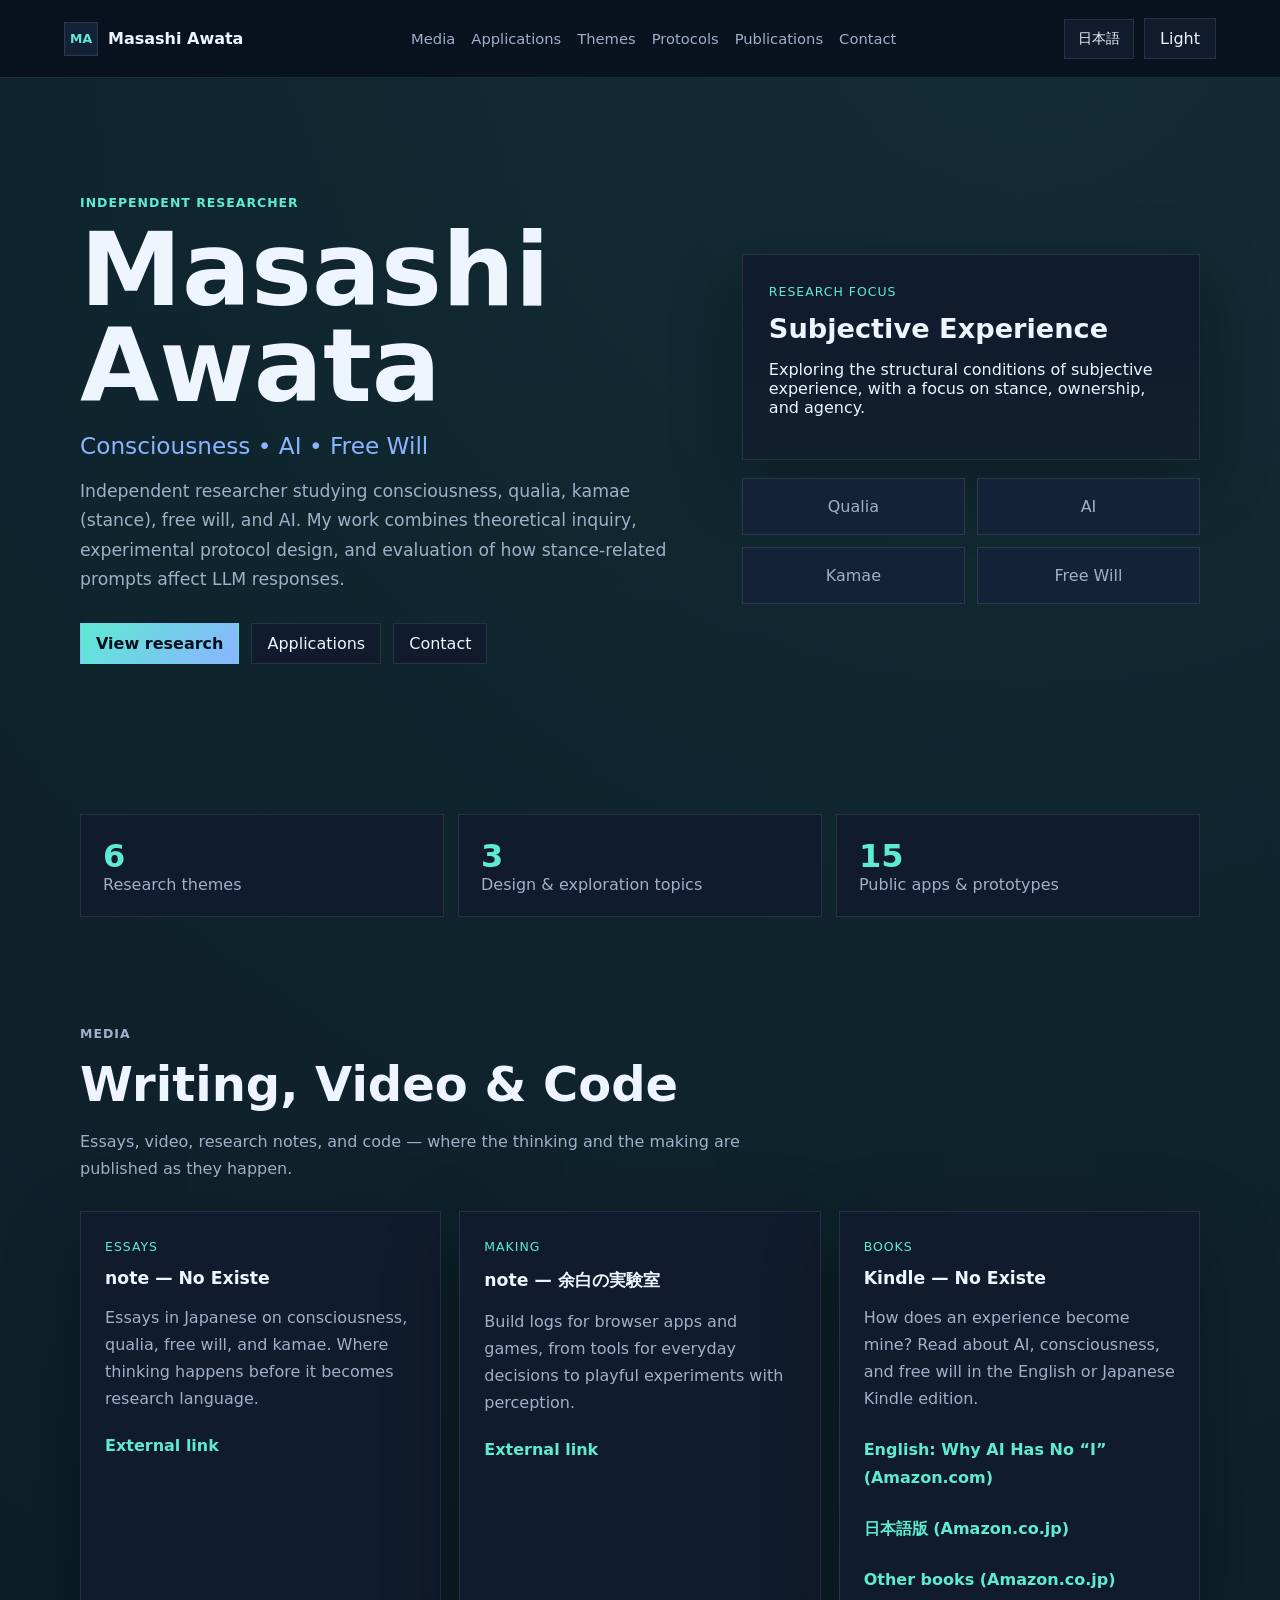
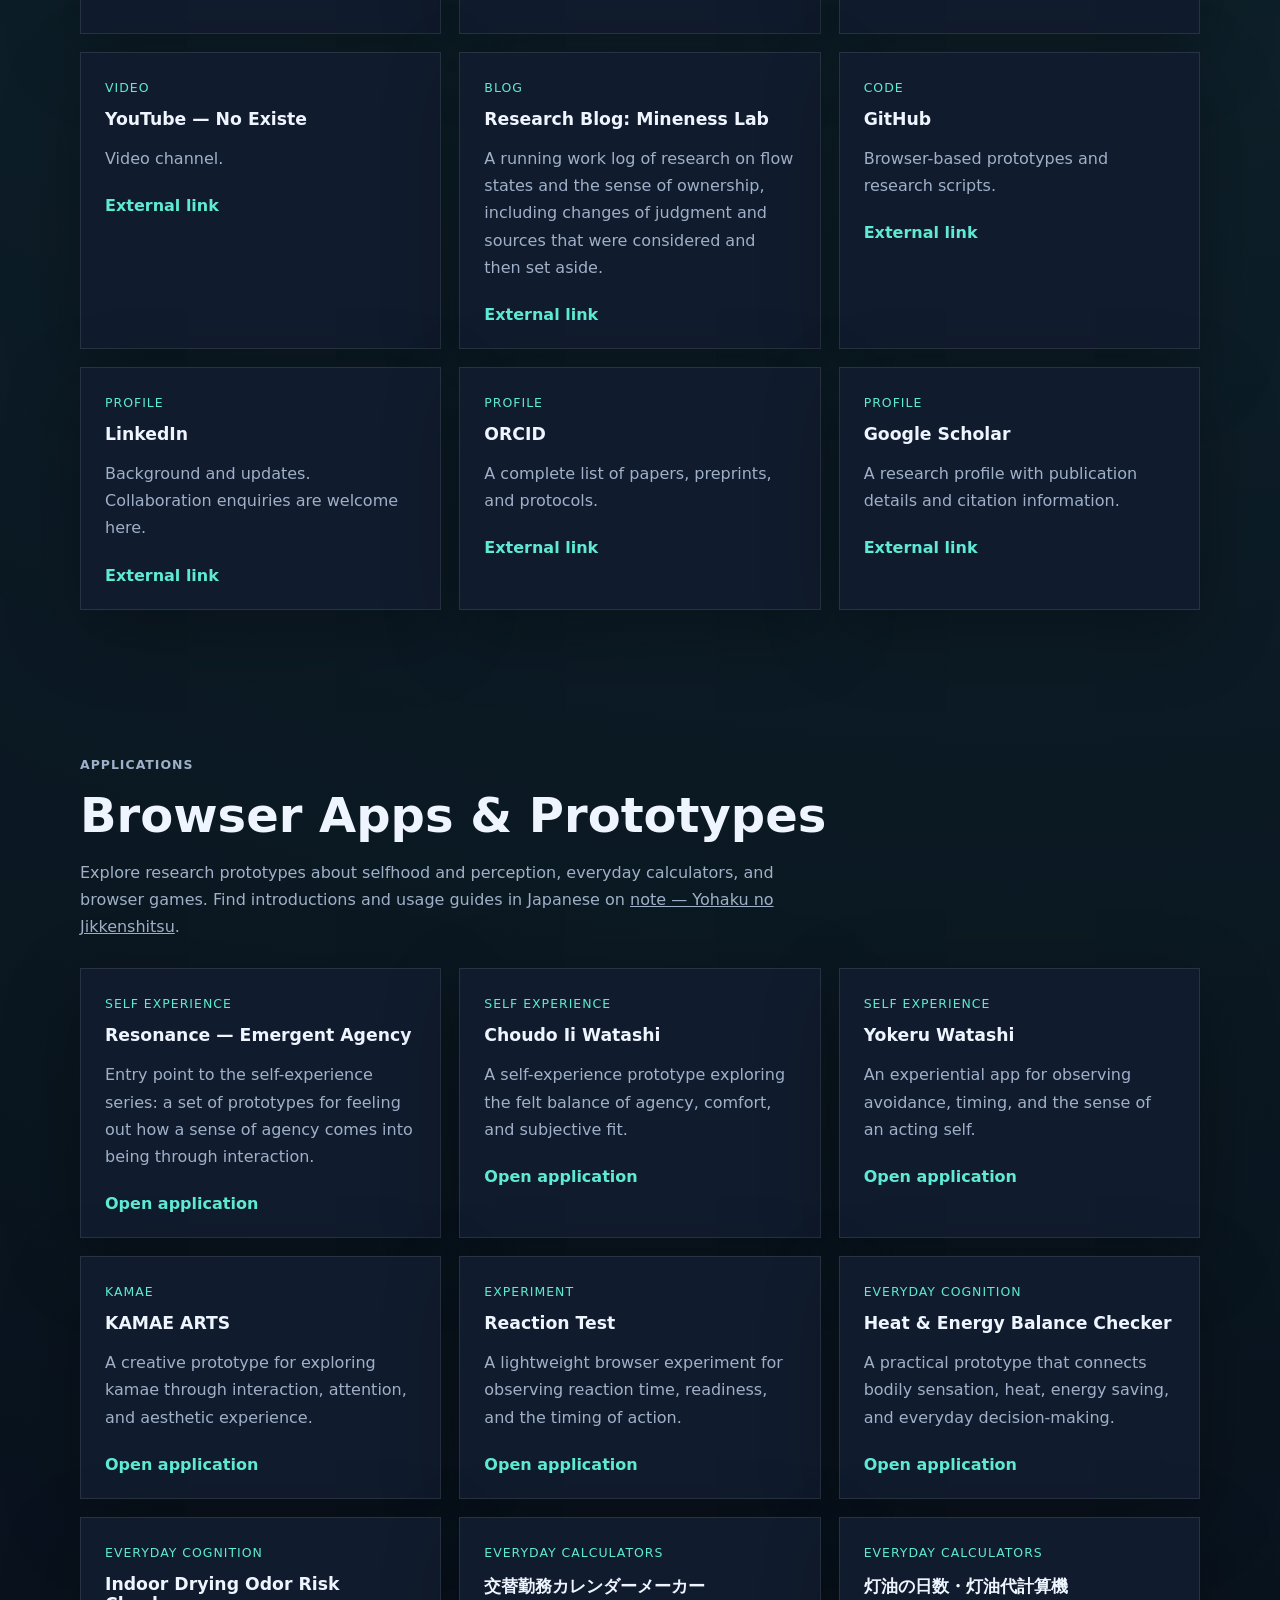
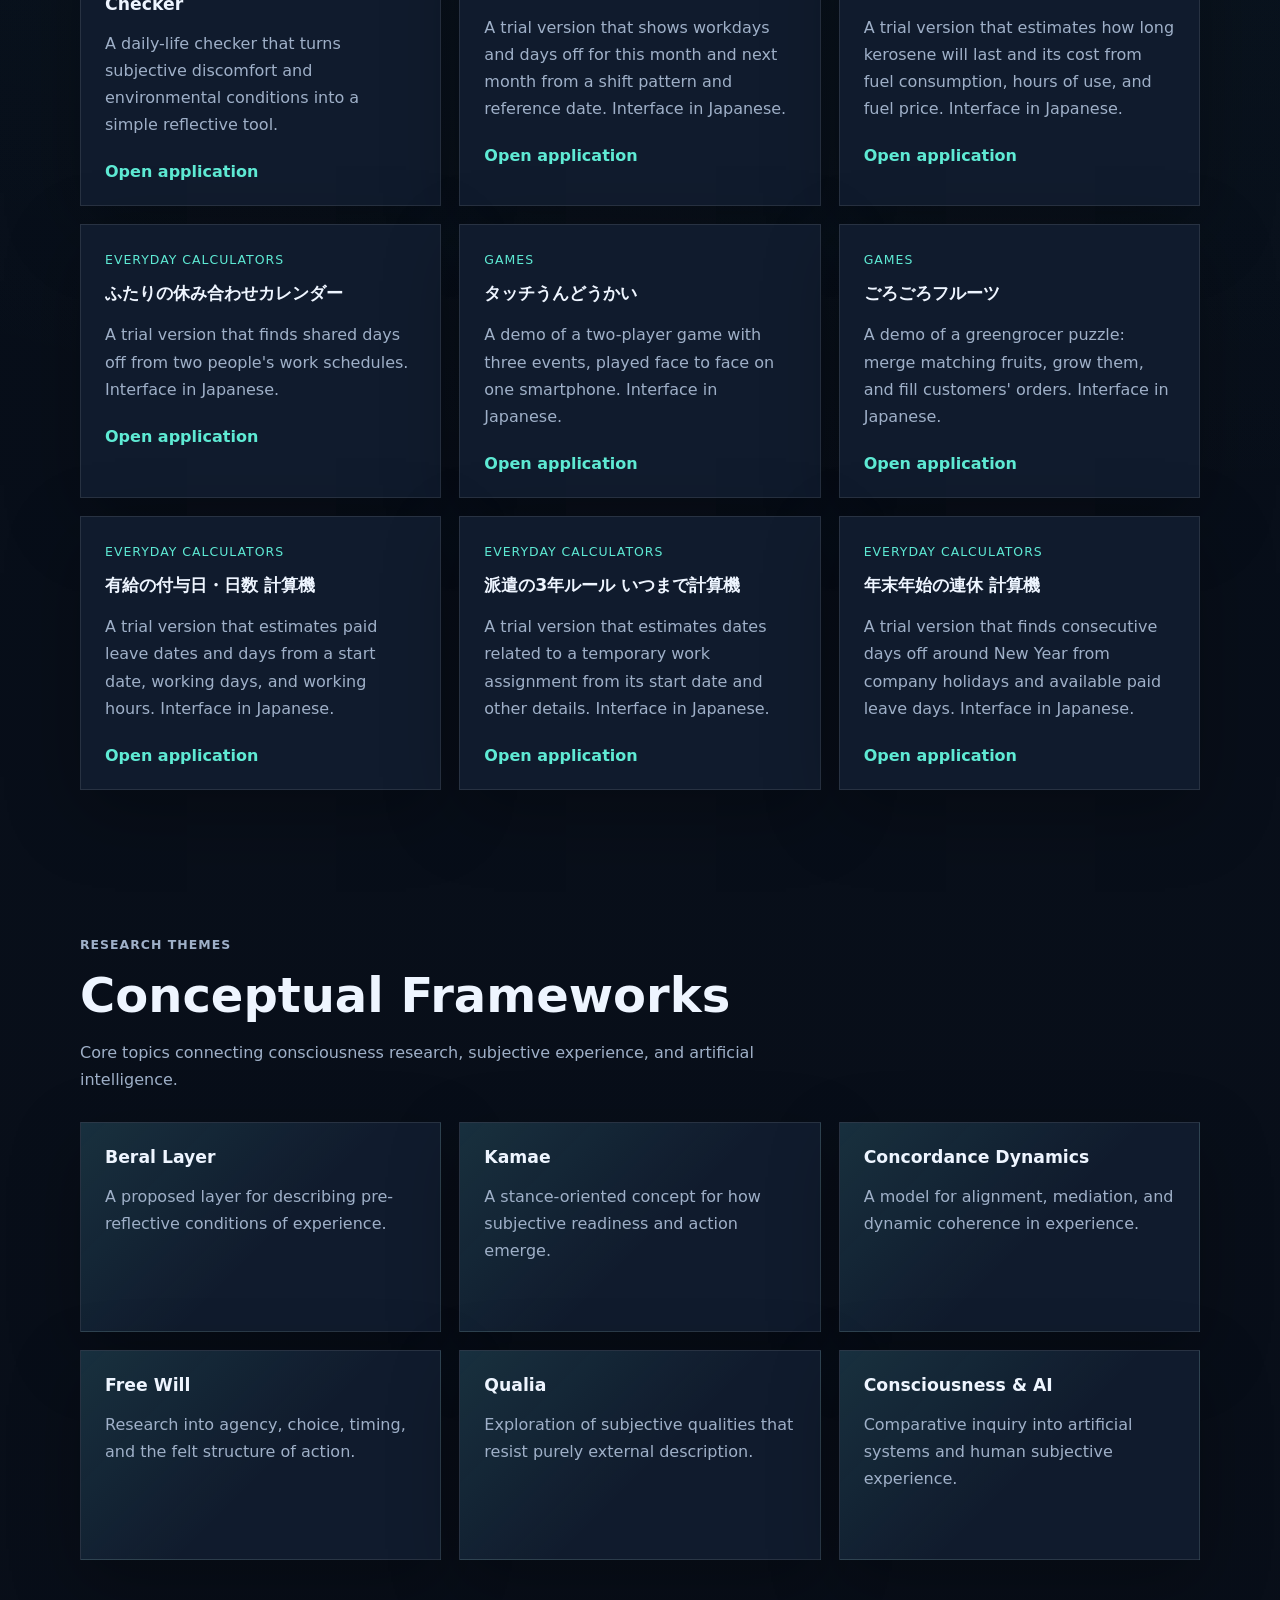
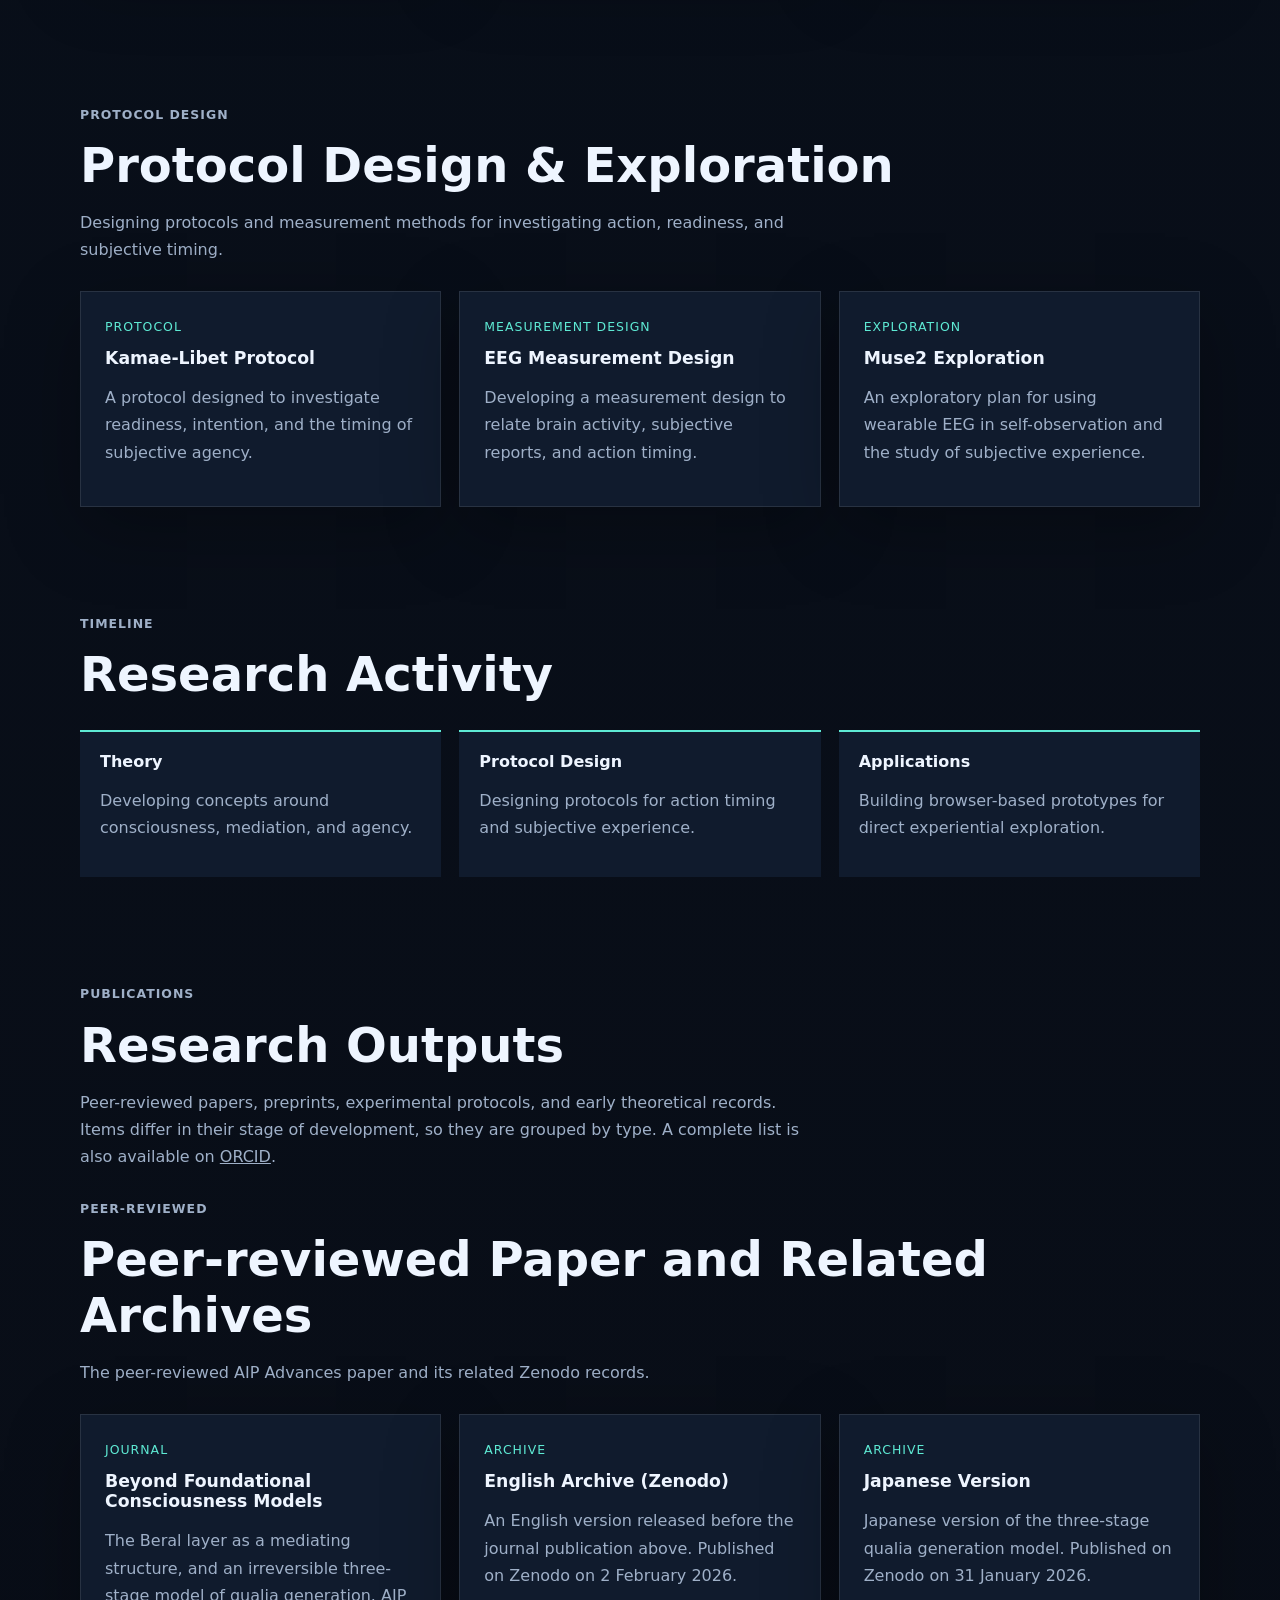
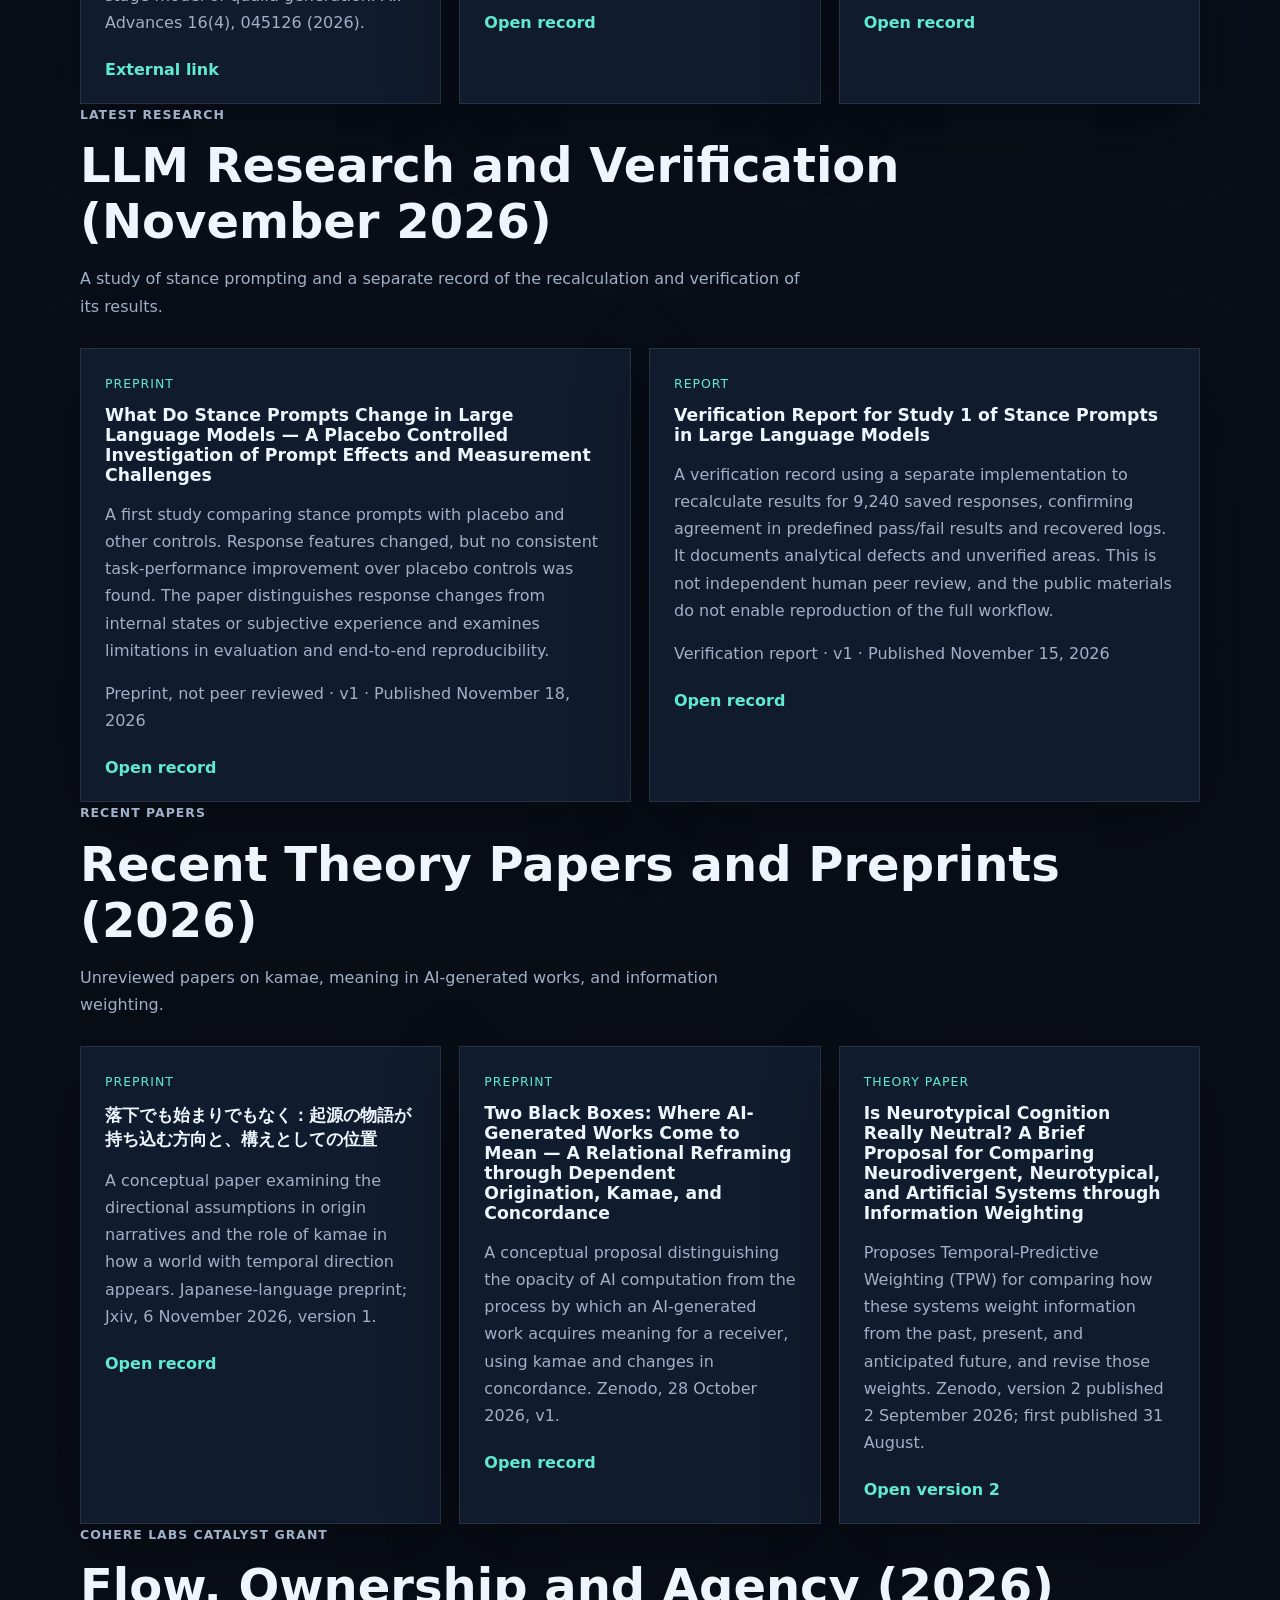
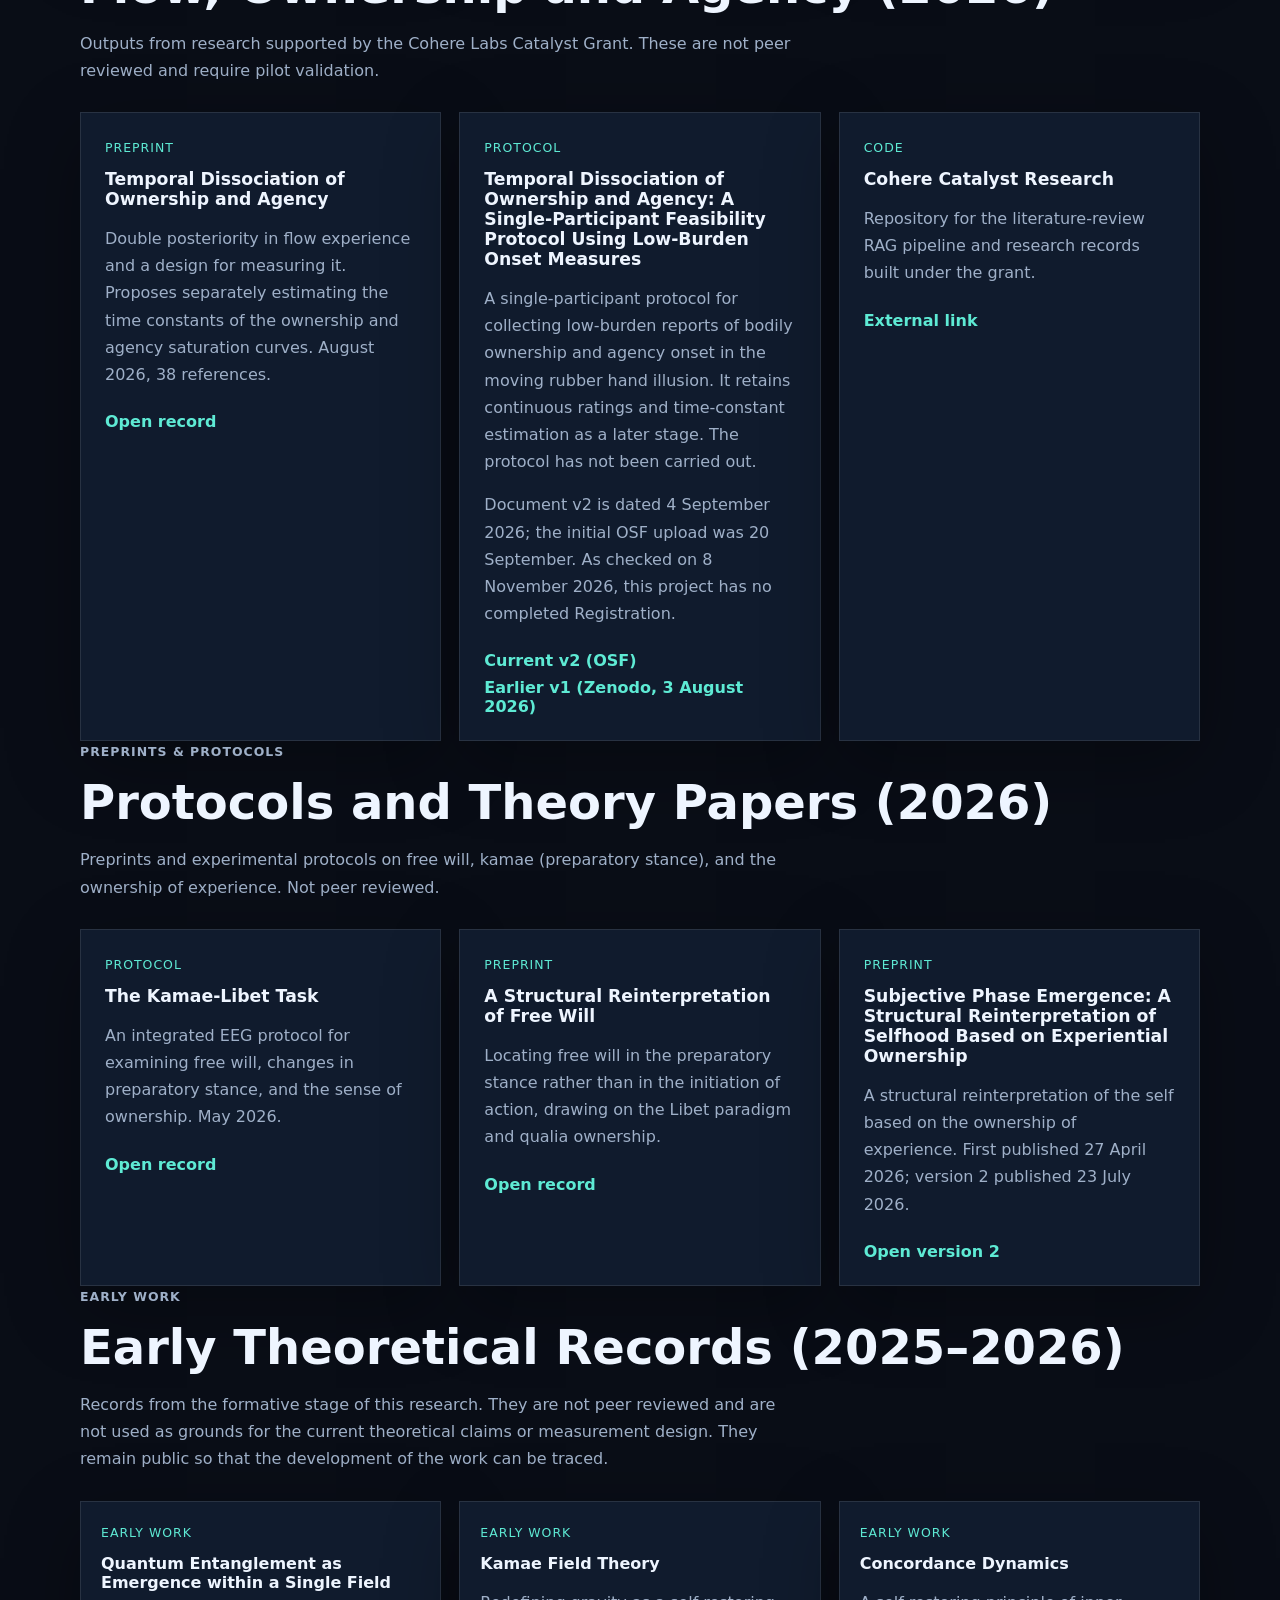
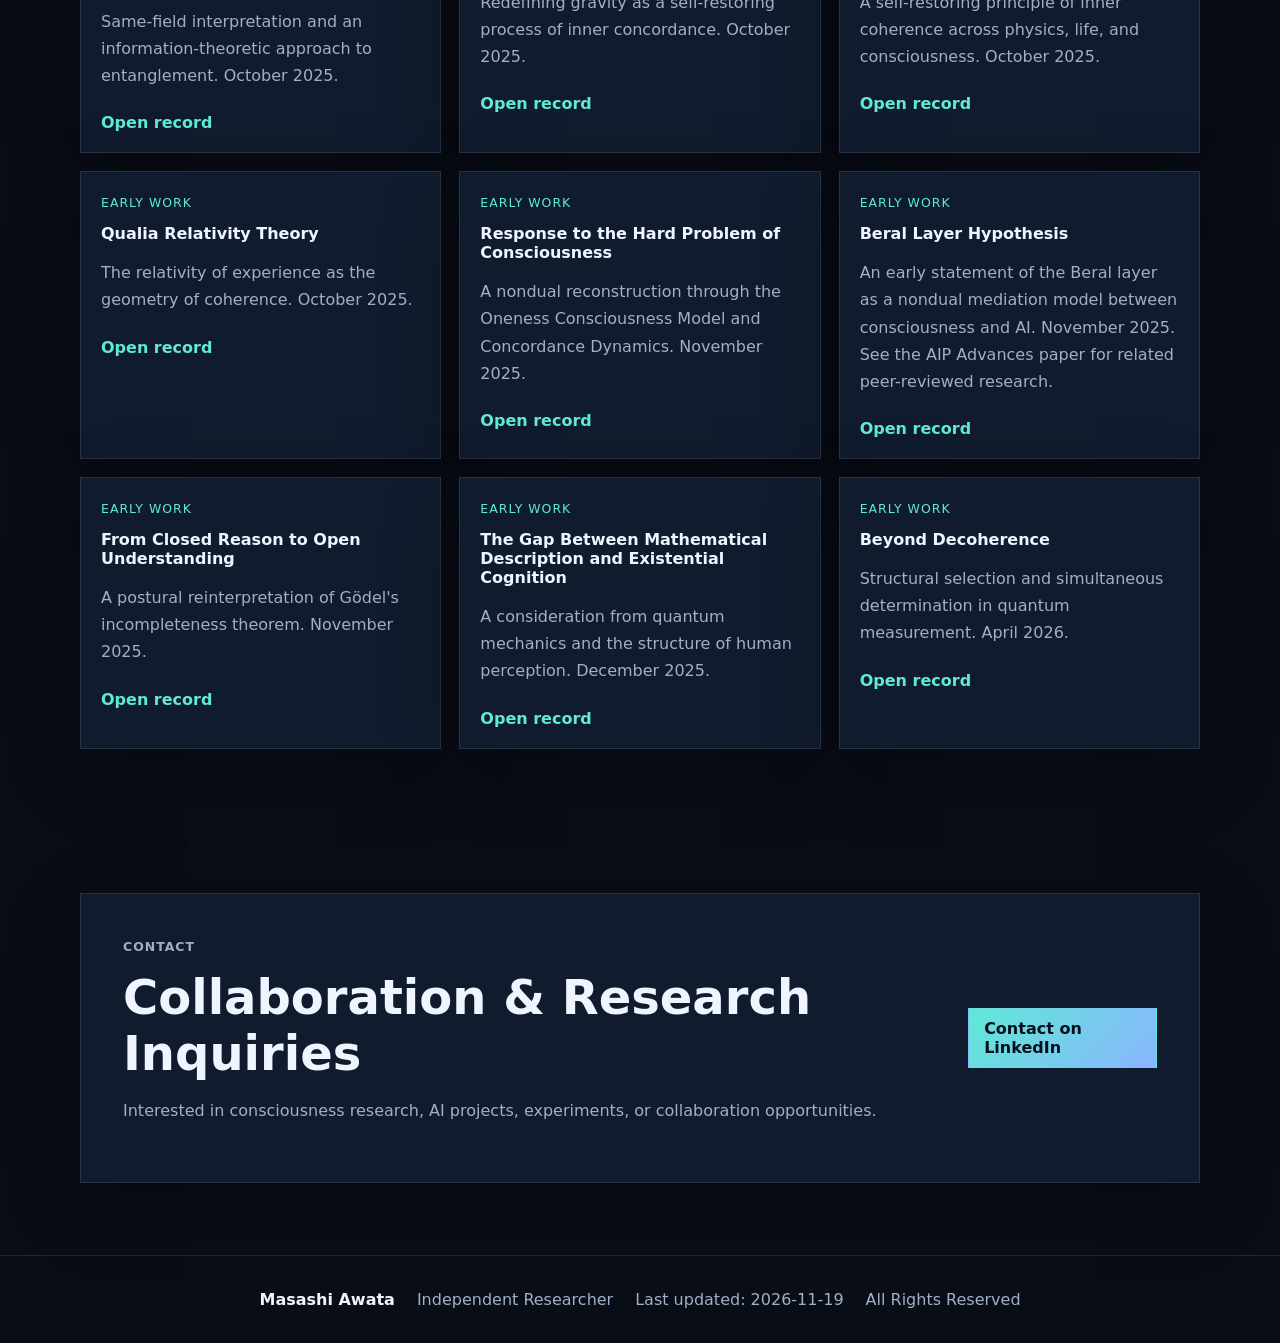
<file: index.html>
<!DOCTYPE html>
<html lang="en">
<head>
  <meta charset="UTF-8">
  <meta name="viewport" content="width=device-width, initial-scale=1.0">
  <title>Masashi Awata | Independent Researcher</title>
  <meta name="description" content="Masashi Awata is an independent researcher studying consciousness, qualia, kamae (stance), free will, and AI through theoretical inquiry, experimental protocol design, and LLM prompt evaluation.">
  <meta name="theme-color" content="#09111f">
  <meta property="og:title" content="Masashi Awata | Independent Researcher">
  <meta property="og:description" content="Theoretical inquiry, experimental protocol design, and LLM prompt evaluation concerning consciousness, qualia, kamae (stance), free will, and AI.">
  <meta property="og:type" content="website">
  <meta property="og:url" content="https://paz67416.github.io/research-portfolio/">
  <link rel="canonical" href="https://paz67416.github.io/research-portfolio/">
  <link rel="alternate" hreflang="ja" href="ja.html">
  <link rel="stylesheet" href="styles.css?v=20261119">
</head>
<body>
  <header class="site-header">
    <a class="brand" href="#top" aria-label="Masashi Awata home">
      <span class="brand-mark">MA</span>
      <span>Masashi Awata</span>
    </a>
    <nav class="site-nav" aria-label="Primary navigation">
      <a href="#media">Media</a>
      <a href="#applications">Applications</a>
      <a href="#themes">Themes</a>
      <a href="#experiments">Protocols</a>
      <a href="#publications">Publications</a>
      <a href="#contact">Contact</a>
    </nav>
    <div class="header-actions">
      <a class="language-switch" href="ja.html">日本語</a>
      <button class="theme-toggle" type="button" aria-label="Toggle light and dark theme">Light</button>
    </div>
  </header>

  <main id="top">
    <section class="hero section">
      <div class="hero-content">
        <p class="eyebrow">Independent Researcher</p>
        <h1>Masashi Awata</h1>
        <p class="hero-subtitle">Consciousness • AI • Free Will</p>
        <p class="hero-copy">
          Independent researcher studying consciousness, qualia, kamae (stance), free will, and AI.
          My work combines theoretical inquiry, experimental protocol design, and evaluation of how stance-related prompts affect LLM responses.
        </p>
        <div class="hero-actions">
          <a class="button primary" href="#publications">View research</a>
          <a class="button" href="#applications">Applications</a>
          <a class="button" href="#contact">Contact</a>
        </div>
      </div>
      <div class="hero-panel" aria-label="Research overview">
        <div class="signal-card">
          <span class="signal-label">Research Focus</span>
          <strong>Subjective Experience</strong>
          <p>Exploring the structural conditions of subjective experience, with a focus on stance, ownership, and agency.</p>
        </div>
        <div class="orbital">
          <span>Qualia</span>
          <span>AI</span>
          <span>Kamae</span>
          <span>Free Will</span>
        </div>
      </div>
    </section>

    <section class="stats section compact" aria-label="Research statistics">
      <div class="stat">
        <strong>6</strong>
        <span>Research themes</span>
      </div>
      <div class="stat">
        <strong>3</strong>
        <span>Design &amp; exploration topics</span>
      </div>
      <div class="stat">
        <strong>15</strong>
        <span>Public apps &amp; prototypes</span>
      </div>
    </section>

    <section id="media" class="section">
      <div class="section-heading">
        <p class="eyebrow">Media</p>
        <h2>Writing, Video &amp; Code</h2>
        <p>Essays, video, research notes, and code — where the thinking and the making are published as they happen.</p>
      </div>
      <div class="grid three">
        <article class="card">
          <span class="card-tag">Essays</span>
          <h3>note — No Existe</h3>
          <p>Essays in Japanese on consciousness, qualia, free will, and kamae. Where thinking happens before it becomes research language.</p>
          <a href="https://note.com/pazeamor" target="_blank" rel="noopener" aria-label="Open note (No Existe)">External link</a>
        </article>
        <article class="card">
          <span class="card-tag">Making</span>
          <h3>note — 余白の実験室</h3>
          <p>Build logs for browser apps and games, from tools for everyday decisions to playful experiments with perception.</p>
          <a href="https://note.com/chodo_lab" target="_blank" rel="noopener" aria-label="Open note (Yohaku no Jikkenshitsu)">External link</a>
        </article>
        <article class="card">
          <span class="card-tag">Books</span>
          <h3>Kindle — No Existe</h3>
          <p>How does an experience become mine? Read about AI, consciousness, and free will in the English or Japanese Kindle edition.</p>
          <p><a href="https://www.amazon.com/dp/B0HGMQ6K5W" target="_blank" rel="noopener">English: Why AI Has No “I” (Amazon.com)</a></p>
          <p><a href="https://www.amazon.co.jp/dp/B0HCJVKHVB" target="_blank" rel="noopener">日本語版 (Amazon.co.jp)</a></p>
          <p><a href="https://www.amazon.co.jp/stores/author/B0G7CVFSM4" target="_blank" rel="noopener">Other books (Amazon.co.jp)</a></p>
        </article>
        <article class="card">
          <span class="card-tag">Video</span>
          <h3>YouTube — No Existe</h3>
          <p>Video channel.</p>
          <a href="https://www.youtube.com/channel/UC4oXK2KltY8tARrI6Ibn42Q" target="_blank" rel="noopener" aria-label="Open the YouTube channel">External link</a>
        </article>
        <article class="card">
          <span class="card-tag">Blog</span>
          <h3>Research Blog: Mineness Lab</h3>
          <p>A running work log of research on flow states and the sense of ownership, including changes of judgment and sources that were considered and then set aside.</p>
          <a href="https://mineness.me/" target="_blank" rel="noopener" aria-label="Open research blog Mineness Lab">External link</a>
        </article>
        <article class="card">
          <span class="card-tag">Code</span>
          <h3>GitHub</h3>
          <p>Browser-based prototypes and research scripts.</p>
          <a href="https://github.com/paz67416" target="_blank" rel="noopener" aria-label="Open GitHub">External link</a>
        </article>
        <article class="card">
          <span class="card-tag">Profile</span>
          <h3>LinkedIn</h3>
          <p>Background and updates. Collaboration enquiries are welcome here.</p>
          <a href="https://www.linkedin.com/in/masashi-awata-258450406/" target="_blank" rel="noopener" aria-label="Open LinkedIn">External link</a>
        </article>
        <article class="card">
          <span class="card-tag">Profile</span>
          <h3>ORCID</h3>
          <p>A complete list of papers, preprints, and protocols.</p>
          <a href="https://orcid.org/0009-0002-1422-1560" target="_blank" rel="noopener" aria-label="Open ORCID profile">External link</a>
        </article>
        <article class="card">
          <span class="card-tag">Profile</span>
          <h3>Google Scholar</h3>
          <p>A research profile with publication details and citation information.</p>
          <a href="https://scholar.google.com/citations?user=it7GiDsAAAAJ" target="_blank" rel="noopener" aria-label="Open Google Scholar profile">External link</a>
        </article>
      </div>
    </section>

    <section id="applications" class="section">
      <div class="section-heading">
        <p class="eyebrow">Applications</p>
        <h2>Browser Apps &amp; Prototypes</h2>
        <p>Explore research prototypes about selfhood and perception, everyday calculators, and browser games. Find introductions and usage guides in Japanese on <a href="https://note.com/chodo_lab" target="_blank" rel="noopener">note — Yohaku no Jikkenshitsu</a>.</p>
      </div>
      <div id="apps-grid" class="grid three" aria-live="polite"></div>
    </section>

    <section id="themes" class="section">
      <div class="section-heading">
        <p class="eyebrow">Research Themes</p>
        <h2>Conceptual Frameworks</h2>
        <p>Core topics connecting consciousness research, subjective experience, and artificial intelligence.</p>
      </div>
      <div class="grid three">
        <article class="card visual"><h3>Beral Layer</h3><p>A proposed layer for describing pre-reflective conditions of experience.</p></article>
        <article class="card visual"><h3>Kamae</h3><p>A stance-oriented concept for how subjective readiness and action emerge.</p></article>
        <article class="card visual"><h3>Concordance Dynamics</h3><p>A model for alignment, mediation, and dynamic coherence in experience.</p></article>
        <article class="card visual"><h3>Free Will</h3><p>Research into agency, choice, timing, and the felt structure of action.</p></article>
        <article class="card visual"><h3>Qualia</h3><p>Exploration of subjective qualities that resist purely external description.</p></article>
        <article class="card visual"><h3>Consciousness & AI</h3><p>Comparative inquiry into artificial systems and human subjective experience.</p></article>
      </div>
    </section>

    <section id="experiments" class="section">
      <div class="section-heading">
        <p class="eyebrow">Protocol Design</p>
        <h2>Protocol Design &amp; Exploration</h2>
        <p>Designing protocols and measurement methods for investigating action, readiness, and subjective timing.</p>
      </div>
      <div class="grid three">
        <article class="card">
          <span class="card-tag">Protocol</span>
          <h3>Kamae-Libet Protocol</h3>
          <p>A protocol designed to investigate readiness, intention, and the timing of subjective agency.</p>
        </article>
        <article class="card">
          <span class="card-tag">Measurement Design</span>
          <h3>EEG Measurement Design</h3>
          <p>Developing a measurement design to relate brain activity, subjective reports, and action timing.</p>
        </article>
        <article class="card">
          <span class="card-tag">Exploration</span>
          <h3>Muse2 Exploration</h3>
          <p>An exploratory plan for using wearable EEG in self-observation and the study of subjective experience.</p>
        </article>
      </div>
    </section>

    <section class="timeline section compact">
      <div class="section-heading">
        <p class="eyebrow">Timeline</p>
        <h2>Research Activity</h2>
      </div>
      <ol class="timeline-list">
        <li><span>Theory</span><p>Developing concepts around consciousness, mediation, and agency.</p></li>
        <li><span>Protocol Design</span><p>Designing protocols for action timing and subjective experience.</p></li>
        <li><span>Applications</span><p>Building browser-based prototypes for direct experiential exploration.</p></li>
      </ol>
    </section>

    <section id="publications" class="section">
      <div class="section-heading">
        <p class="eyebrow">Publications</p>
        <h2>Research Outputs</h2>
        <p>Peer-reviewed papers, preprints, experimental protocols, and early theoretical records. Items differ in their stage of development, so they are grouped by type. A complete list is also available on <a href="https://orcid.org/0009-0002-1422-1560" target="_blank" rel="noopener">ORCID</a>.</p>
      </div>

      <div class="section-heading">
        <p class="eyebrow">Peer-reviewed</p>
        <h2>Peer-reviewed Paper and Related Archives</h2>
        <p>The peer-reviewed AIP Advances paper and its related Zenodo records.</p>
      </div>
      <div class="grid three">
        <article class="card">
          <span class="card-tag">Journal</span>
          <h3>Beyond Foundational Consciousness Models</h3>
          <p>The Beral layer as a mediating structure, and an irreversible three-stage model of qualia generation. AIP Advances 16(4), 045126 (2026).</p>
          <a href="https://doi.org/10.1063/5.0325944" target="_blank" rel="noopener" aria-label="Open AIP Advances paper">External link</a>
        </article>
        <article class="card">
          <span class="card-tag">Archive</span>
          <h3>English Archive (Zenodo)</h3>
          <p>An English version released before the journal publication above. Published on Zenodo on 2 February 2026.</p>
          <a href="https://doi.org/10.5281/zenodo.18456131" target="_blank" rel="noopener" aria-label="Open the English archive">Open record</a>
        </article>
        <article class="card">
          <span class="card-tag">Archive</span>
          <h3>Japanese Version</h3>
          <p>Japanese version of the three-stage qualia generation model. Published on Zenodo on 31 January 2026.</p>
          <a href="https://doi.org/10.5281/zenodo.18442058" target="_blank" rel="noopener" aria-label="Open the Japanese archive">Open record</a>
        </article>
      </div>

      <div class="section-heading" id="latest-research">
        <p class="eyebrow">Latest Research</p>
        <h2>LLM Research and Verification (November 2026)</h2>
        <p>A study of stance prompting and a separate record of the recalculation and verification of its results.</p>
      </div>
      <div class="grid two">
        <article class="card">
          <span class="card-tag">Preprint</span>
          <h3>What Do Stance Prompts Change in Large Language Models — A Placebo Controlled Investigation of Prompt Effects and Measurement Challenges</h3>
          <p>A first study comparing stance prompts with placebo and other controls. Response features changed, but no consistent task-performance improvement over placebo controls was found. The paper distinguishes response changes from internal states or subjective experience and examines limitations in evaluation and end-to-end reproducibility.</p>
          <p>Preprint, not peer reviewed · v1 · Published November 18, 2026</p>
          <a href="https://doi.org/10.5281/zenodo.24344070" target="_blank" rel="noopener">Open record</a>
        </article>
        <article class="card">
          <span class="card-tag">Report</span>
          <h3>Verification Report for Study 1 of Stance Prompts in Large Language Models</h3>
          <p>A verification record using a separate implementation to recalculate results for 9,240 saved responses, confirming agreement in predefined pass/fail results and recovered logs. It documents analytical defects and unverified areas. This is not independent human peer review, and the public materials do not enable reproduction of the full workflow.</p>
          <p>Verification report · v1 · Published November 15, 2026</p>
          <a href="https://doi.org/10.5281/zenodo.24247357" target="_blank" rel="noopener">Open record</a>
        </article>
      </div>

      <div class="section-heading">
        <p class="eyebrow">Recent Papers</p>
        <h2>Recent Theory Papers and Preprints (2026)</h2>
        <p>Unreviewed papers on kamae, meaning in AI-generated works, and information weighting.</p>
      </div>
      <div class="grid three">
        <article class="card">
          <span class="card-tag">Preprint</span>
          <h3 lang="ja">落下でも始まりでもなく：起源の物語が持ち込む方向と、構えとしての位置</h3>
          <p>A conceptual paper examining the directional assumptions in origin narratives and the role of kamae in how a world with temporal direction appears. Japanese-language preprint; Jxiv, 6 November 2026, version 1.</p>
          <a href="https://doi.org/10.51094/jxiv.6642" target="_blank" rel="noopener" aria-label="Open the Jxiv preprint on origin narratives and kamae">Open record</a>
        </article>
        <article class="card">
          <span class="card-tag">Preprint</span>
          <h3>Two Black Boxes: Where AI-Generated Works Come to Mean — A Relational Reframing through Dependent Origination, Kamae, and Concordance</h3>
          <p>A conceptual proposal distinguishing the opacity of AI computation from the process by which an AI-generated work acquires meaning for a receiver, using kamae and changes in concordance. Zenodo, 28 October 2026, v1.</p>
          <a href="https://doi.org/10.5281/zenodo.23729123" target="_blank" rel="noopener" aria-label="Open the Two Black Boxes preprint">Open record</a>
        </article>
        <article class="card">
          <span class="card-tag">Theory Paper</span>
          <h3>Is Neurotypical Cognition Really Neutral? A Brief Proposal for Comparing Neurodivergent, Neurotypical, and Artificial Systems through Information Weighting</h3>
          <p>Proposes Temporal-Predictive Weighting (TPW) for comparing how these systems weight information from the past, present, and anticipated future, and revise those weights. Zenodo, version 2 published 2 September 2026; first published 31 August.</p>
          <a href="https://doi.org/10.5281/zenodo.22256326" target="_blank" rel="noopener" aria-label="Open version 2 of the information-weighting paper">Open version 2</a>
        </article>
      </div>

      <div class="section-heading">
        <p class="eyebrow">Cohere Labs Catalyst Grant</p>
        <h2>Flow, Ownership and Agency (2026)</h2>
        <p>Outputs from research supported by the Cohere Labs Catalyst Grant. These are not peer reviewed and require pilot validation.</p>
      </div>
      <div class="grid three">
        <article class="card">
          <span class="card-tag">Preprint</span>
          <h3>Temporal Dissociation of Ownership and Agency</h3>
          <p>Double posteriority in flow experience and a design for measuring it. Proposes separately estimating the time constants of the ownership and agency saturation curves. August 2026, 38 references.</p>
          <a href="https://doi.org/10.5281/zenodo.21771960" target="_blank" rel="noopener" aria-label="Open the theory preprint">Open record</a>
        </article>
        <article class="card">
          <span class="card-tag">Protocol</span>
          <h3>Temporal Dissociation of Ownership and Agency: A Single-Participant Feasibility Protocol Using Low-Burden Onset Measures</h3>
          <p>A single-participant protocol for collecting low-burden reports of bodily ownership and agency onset in the moving rubber hand illusion. It retains continuous ratings and time-constant estimation as a later stage. The protocol has not been carried out.</p>
          <p>Document v2 is dated 4 September 2026; the initial OSF upload was 20 September. As checked on 8 November 2026, this project has no completed Registration.</p>
          <div><a href="https://doi.org/10.17605/OSF.IO/YN45T" target="_blank" rel="noopener" aria-label="Open the current protocol v2 OSF project">Current v2 (OSF)</a></div>
          <div><a href="https://doi.org/10.5281/zenodo.21773007" target="_blank" rel="noopener" aria-label="Open the earlier pilot protocol v1 on Zenodo">Earlier v1 (Zenodo, 3 August 2026)</a></div>
        </article>
        <article class="card">
          <span class="card-tag">Code</span>
          <h3>Cohere Catalyst Research</h3>
          <p>Repository for the literature-review RAG pipeline and research records built under the grant.</p>
          <a href="https://github.com/paz67416/cohere-catalyst-research" target="_blank" rel="noopener" aria-label="Open the GitHub repository">External link</a>
        </article>
      </div>

      <div class="section-heading">
        <p class="eyebrow">Preprints &amp; Protocols</p>
        <h2>Protocols and Theory Papers (2026)</h2>
        <p>Preprints and experimental protocols on free will, kamae (preparatory stance), and the ownership of experience. Not peer reviewed.</p>
      </div>
      <div class="grid three">
        <article class="card">
          <span class="card-tag">Protocol</span>
          <h3>The Kamae-Libet Task</h3>
          <p>An integrated EEG protocol for examining free will, changes in preparatory stance, and the sense of ownership. May 2026.</p>
          <a href="https://doi.org/10.5281/zenodo.20116370" target="_blank" rel="noopener" aria-label="Open the Kamae-Libet task record">Open record</a>
        </article>
        <article class="card">
          <span class="card-tag">Preprint</span>
          <h3>A Structural Reinterpretation of Free Will</h3>
          <p>Locating free will in the preparatory stance rather than in the initiation of action, drawing on the Libet paradigm and qualia ownership.</p>
          <a href="https://doi.org/10.5281/zenodo.20117374" target="_blank" rel="noopener" aria-label="Open the free will preprint">Open record</a>
        </article>
        <article class="card">
          <span class="card-tag">Preprint</span>
          <h3>Subjective Phase Emergence: A Structural Reinterpretation of Selfhood Based on Experiential Ownership</h3>
          <p>A structural reinterpretation of the self based on the ownership of experience. First published 27 April 2026; version 2 published 23 July 2026.</p>
          <a href="https://doi.org/10.5281/zenodo.21507471" target="_blank" rel="noopener" aria-label="Open version 2 of the subjectivity paper">Open version 2</a>
        </article>
      </div>

      <div class="section-heading">
        <p class="eyebrow">Early Work</p>
        <h2>Early Theoretical Records (2025–2026)</h2>
        <p>Records from the formative stage of this research. They are not peer reviewed and are not used as grounds for the current theoretical claims or measurement design. They remain public so that the development of the work can be traced.</p>
      </div>
      <div class="grid three publication-list">
        <article class="card compact-card"><span class="card-tag">Early Work</span><h3>Quantum Entanglement as Emergence within a Single Field</h3><p>Same-field interpretation and an information-theoretic approach to entanglement. October 2025.</p><a href="https://zenodo.org/records/17296909" target="_blank" rel="noopener">Open record</a></article>
        <article class="card compact-card"><span class="card-tag">Early Work</span><h3>Kamae Field Theory</h3><p>Redefining gravity as a self-restoring process of inner concordance. October 2025.</p><a href="https://zenodo.org/records/17297077" target="_blank" rel="noopener">Open record</a></article>
        <article class="card compact-card"><span class="card-tag">Early Work</span><h3>Concordance Dynamics</h3><p>A self-restoring principle of inner coherence across physics, life, and consciousness. October 2025.</p><a href="https://zenodo.org/records/17298269" target="_blank" rel="noopener">Open record</a></article>
        <article class="card compact-card"><span class="card-tag">Early Work</span><h3>Qualia Relativity Theory</h3><p>The relativity of experience as the geometry of coherence. October 2025.</p><a href="https://zenodo.org/records/17335149" target="_blank" rel="noopener">Open record</a></article>
        <article class="card compact-card"><span class="card-tag">Early Work</span><h3>Response to the Hard Problem of Consciousness</h3><p>A nondual reconstruction through the Oneness Consciousness Model and Concordance Dynamics. November 2025.</p><a href="https://zenodo.org/records/17496031" target="_blank" rel="noopener">Open record</a></article>
        <article class="card compact-card"><span class="card-tag">Early Work</span><h3>Beral Layer Hypothesis</h3><p>An early statement of the Beral layer as a nondual mediation model between consciousness and AI. November 2025. See the AIP Advances paper for related peer-reviewed research.</p><a href="https://zenodo.org/records/17502454" target="_blank" rel="noopener">Open record</a></article>
        <article class="card compact-card"><span class="card-tag">Early Work</span><h3>From Closed Reason to Open Understanding</h3><p>A postural reinterpretation of Gödel's incompleteness theorem. November 2025.</p><a href="https://zenodo.org/records/17580351" target="_blank" rel="noopener">Open record</a></article>
        <article class="card compact-card"><span class="card-tag">Early Work</span><h3>The Gap Between Mathematical Description and Existential Cognition</h3><p>A consideration from quantum mechanics and the structure of human perception. December 2025.</p><a href="https://zenodo.org/records/18054406" target="_blank" rel="noopener">Open record</a></article>
        <article class="card compact-card"><span class="card-tag">Early Work</span><h3>Beyond Decoherence</h3><p>Structural selection and simultaneous determination in quantum measurement. April 2026.</p><a href="https://zenodo.org/records/19880433" target="_blank" rel="noopener">Open record</a></article>
      </div>
    </section>

    <section id="contact" class="section">
      <div class="contact-card">
        <div>
          <p class="eyebrow">Contact</p>
          <h2>Collaboration & Research Inquiries</h2>
          <p>Interested in consciousness research, AI projects, experiments, or collaboration opportunities.</p>
        </div>
        <a class="button primary" href="https://www.linkedin.com/in/masashi-awata-258450406/" target="_blank" rel="noopener">Contact on LinkedIn</a>
      </div>
    </section>
  </main>

  <footer class="site-footer">
    <strong>Masashi Awata</strong>
    <span>Independent Researcher</span>
    <span>Last updated: <time datetime="2026-11-19">2026-11-19</time></span>
    <span>All Rights Reserved</span>
  </footer>

  <script src="script.js"></script>
</body>
</html>
</file>
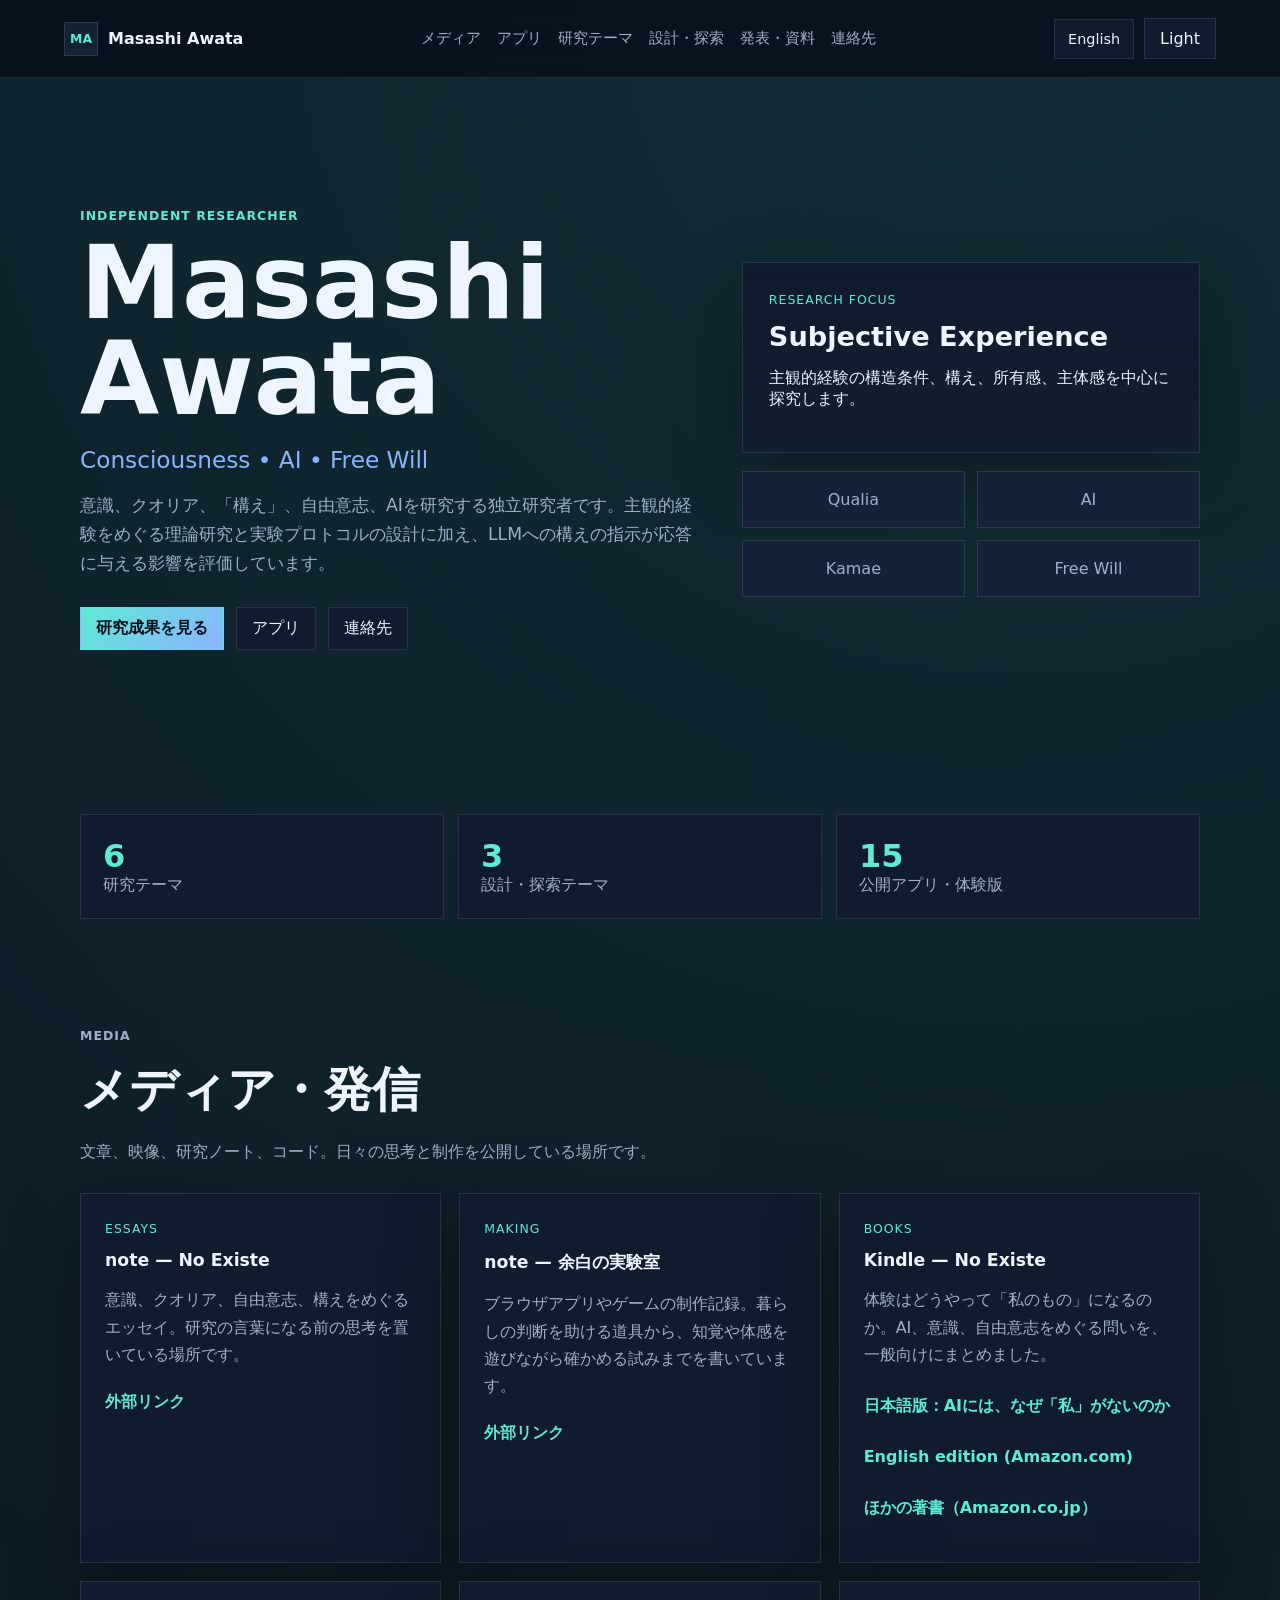
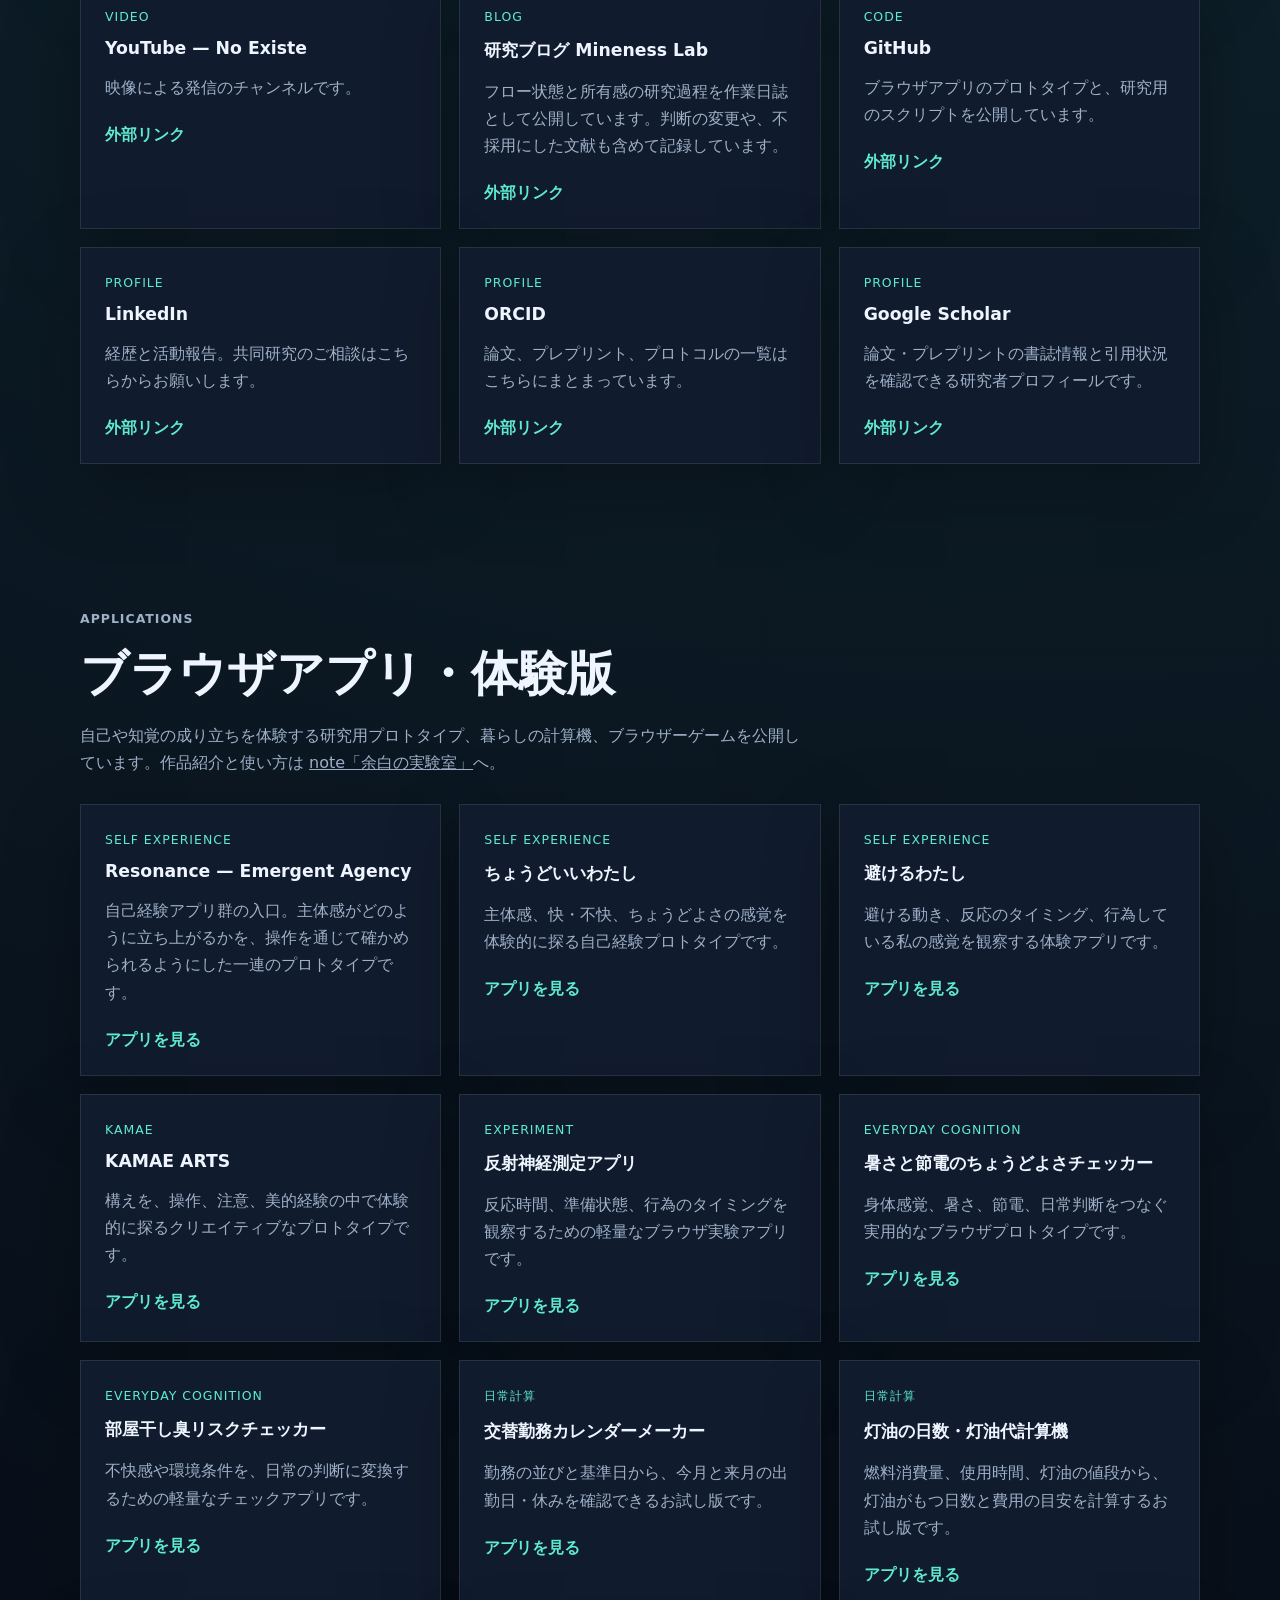
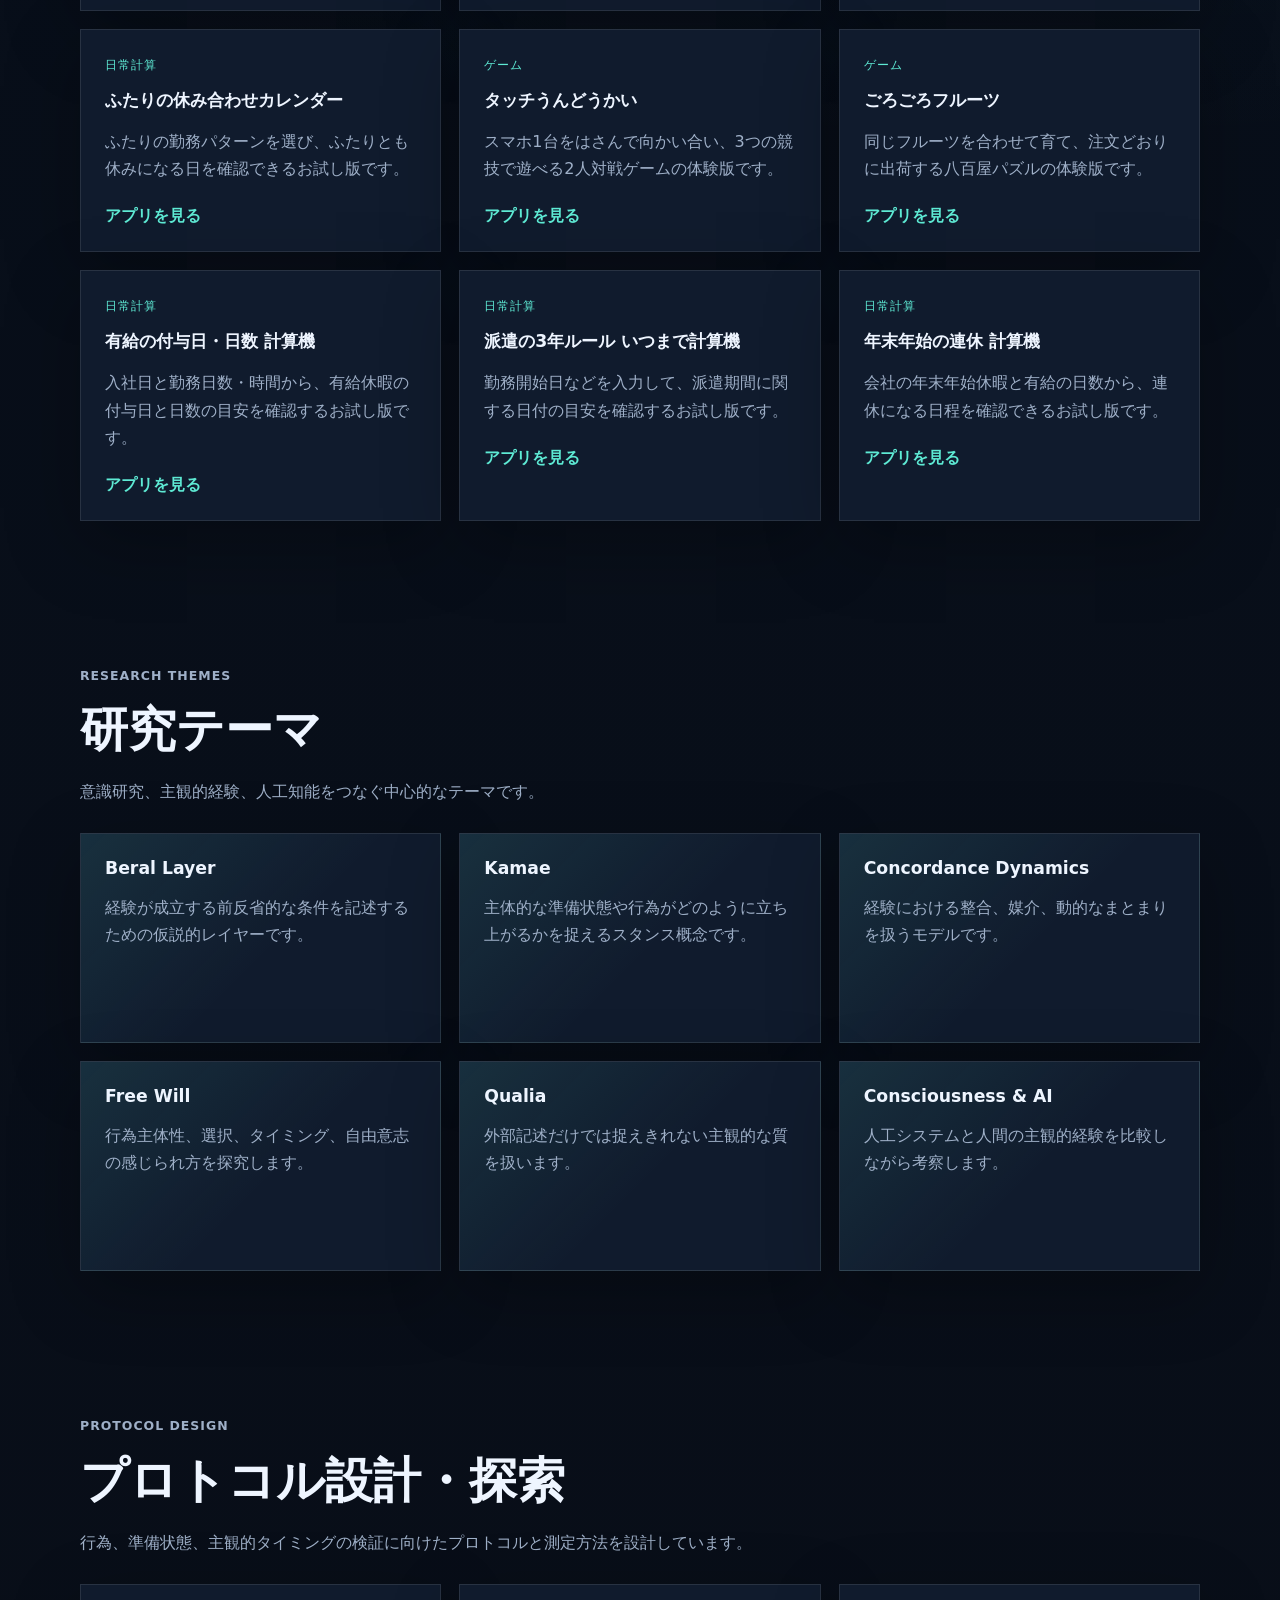
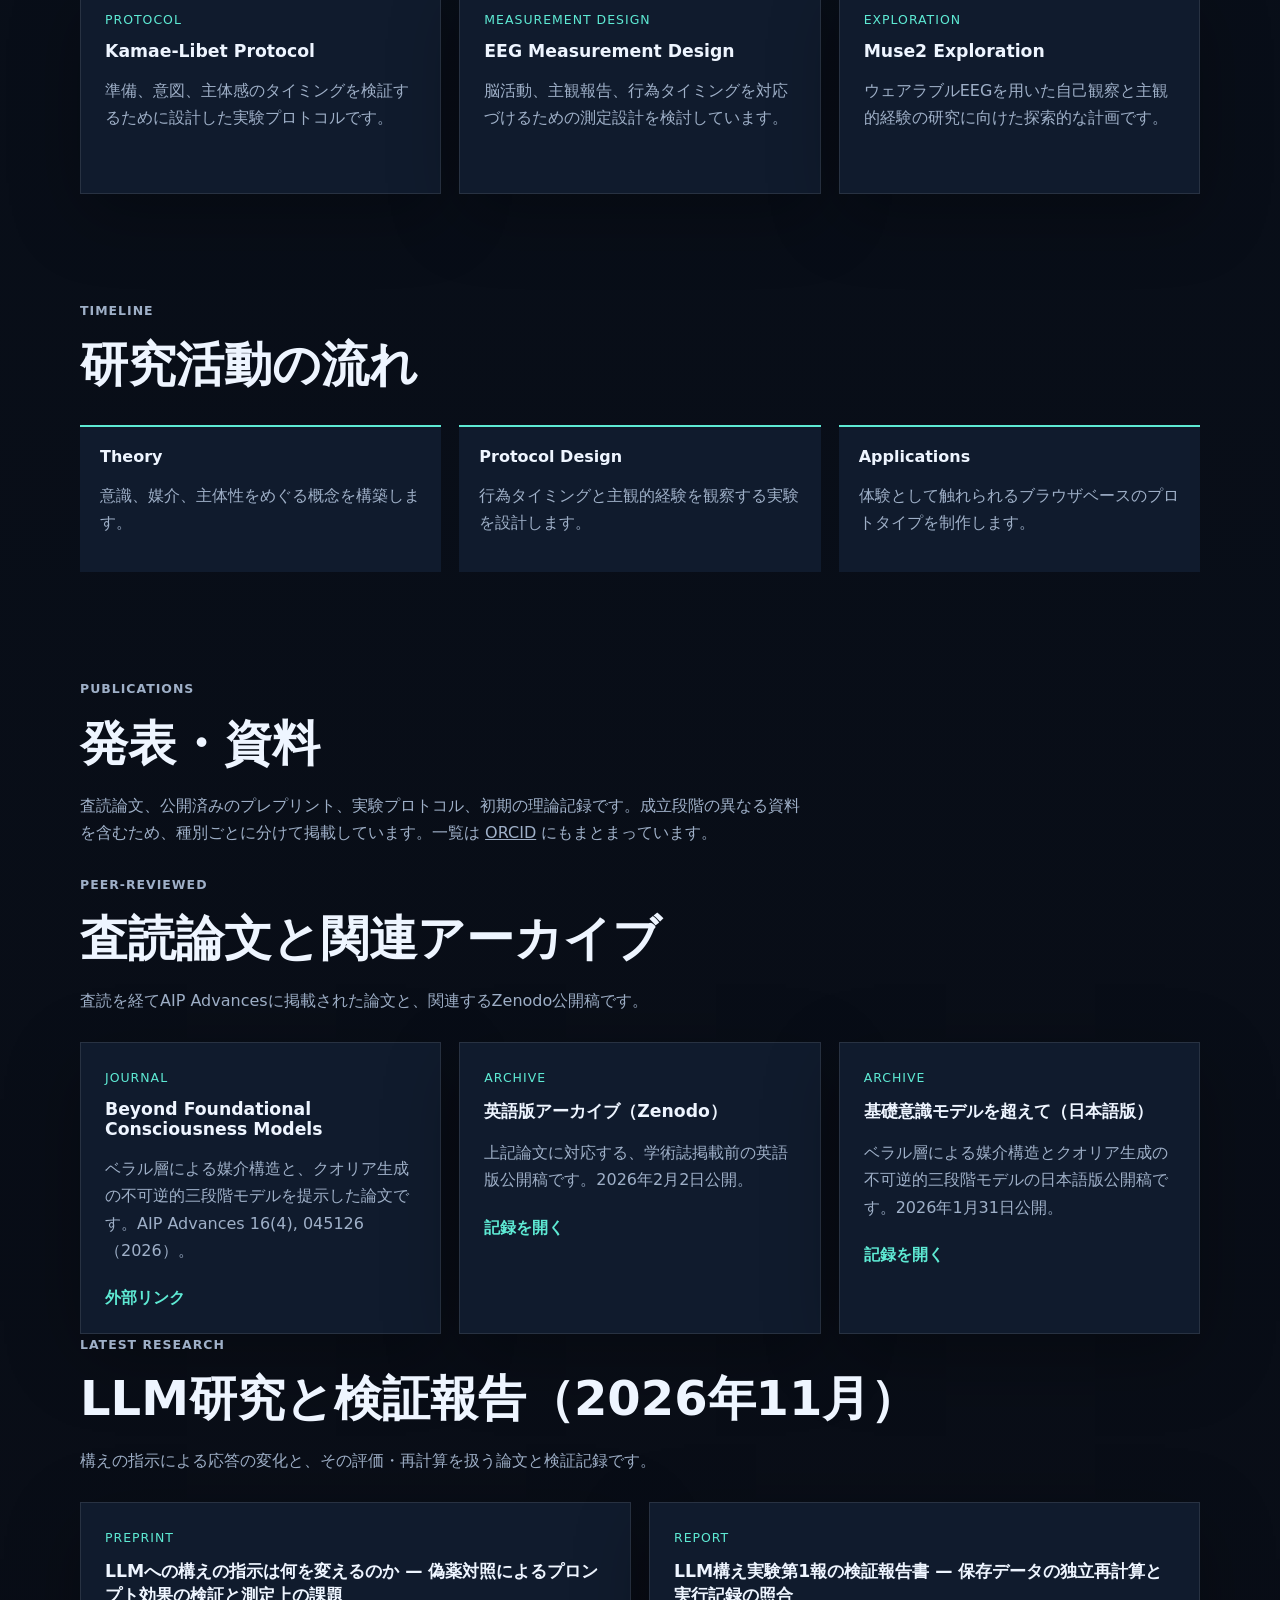
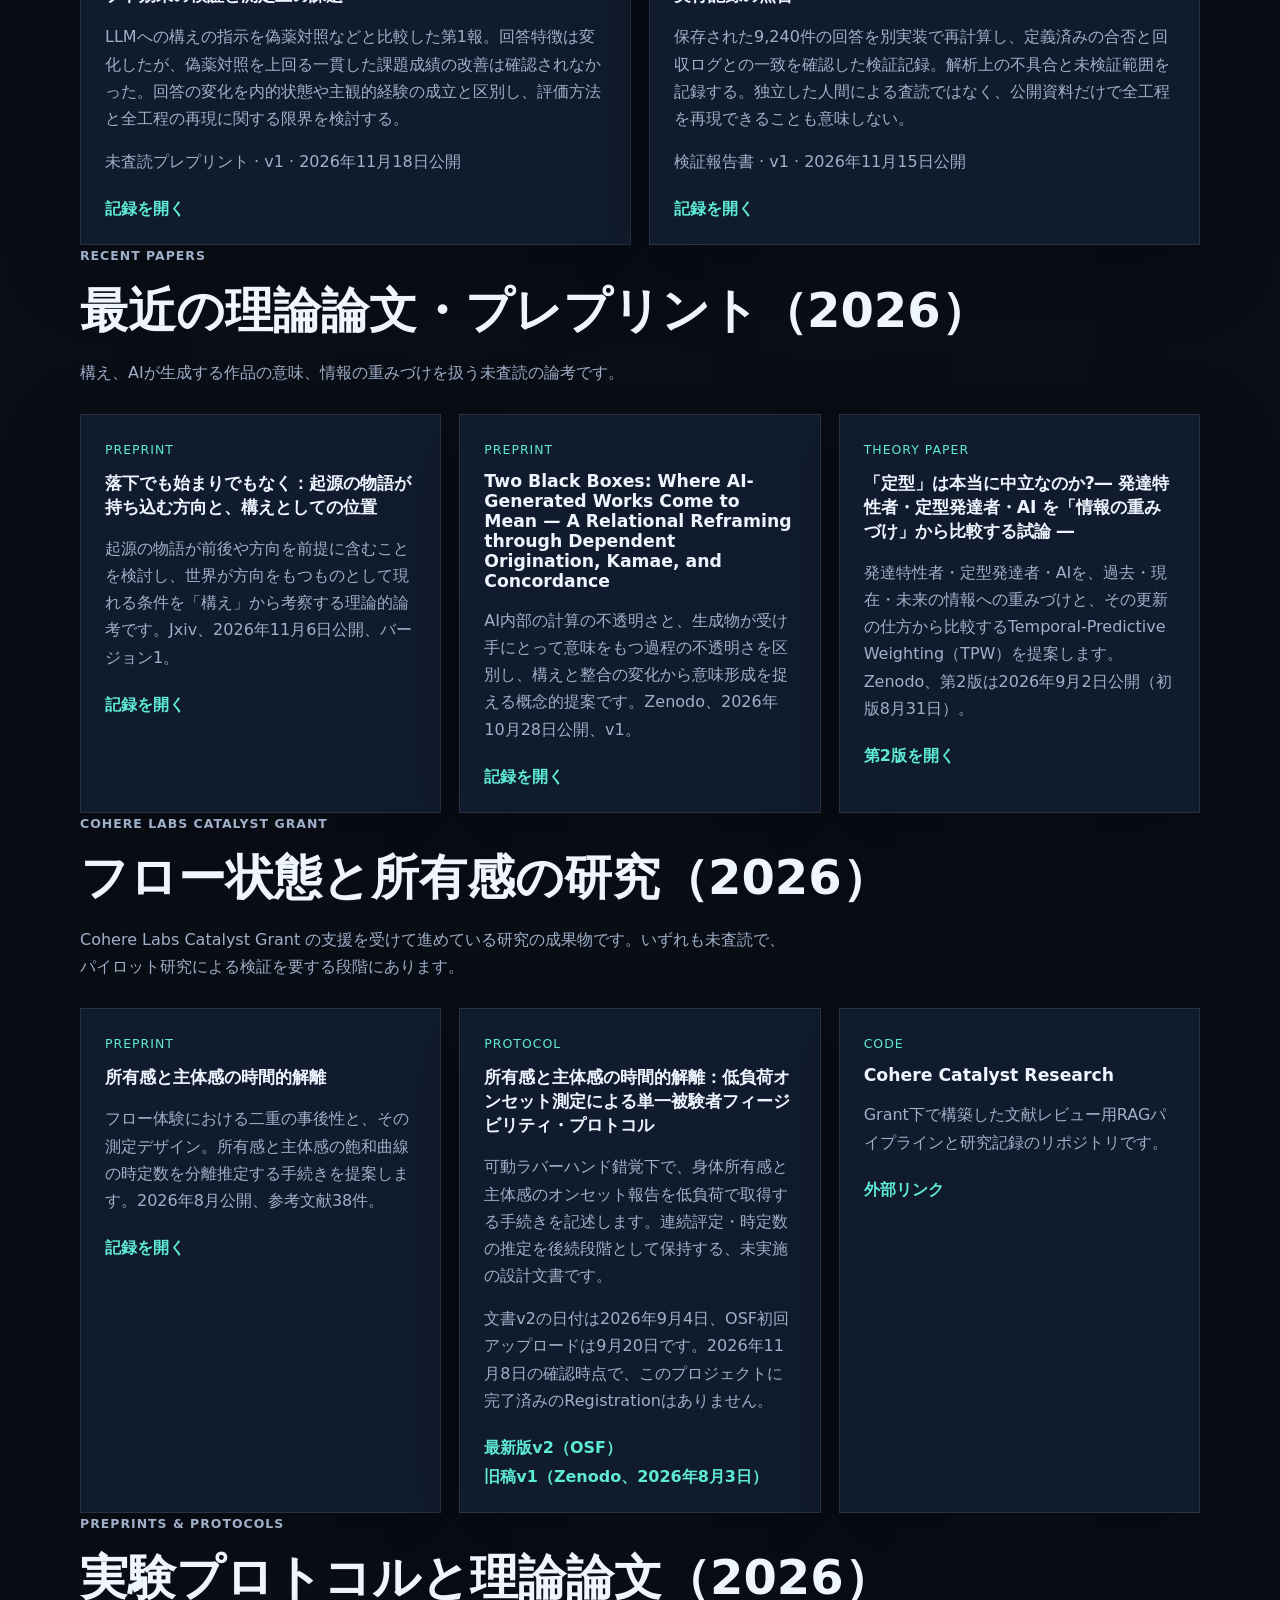
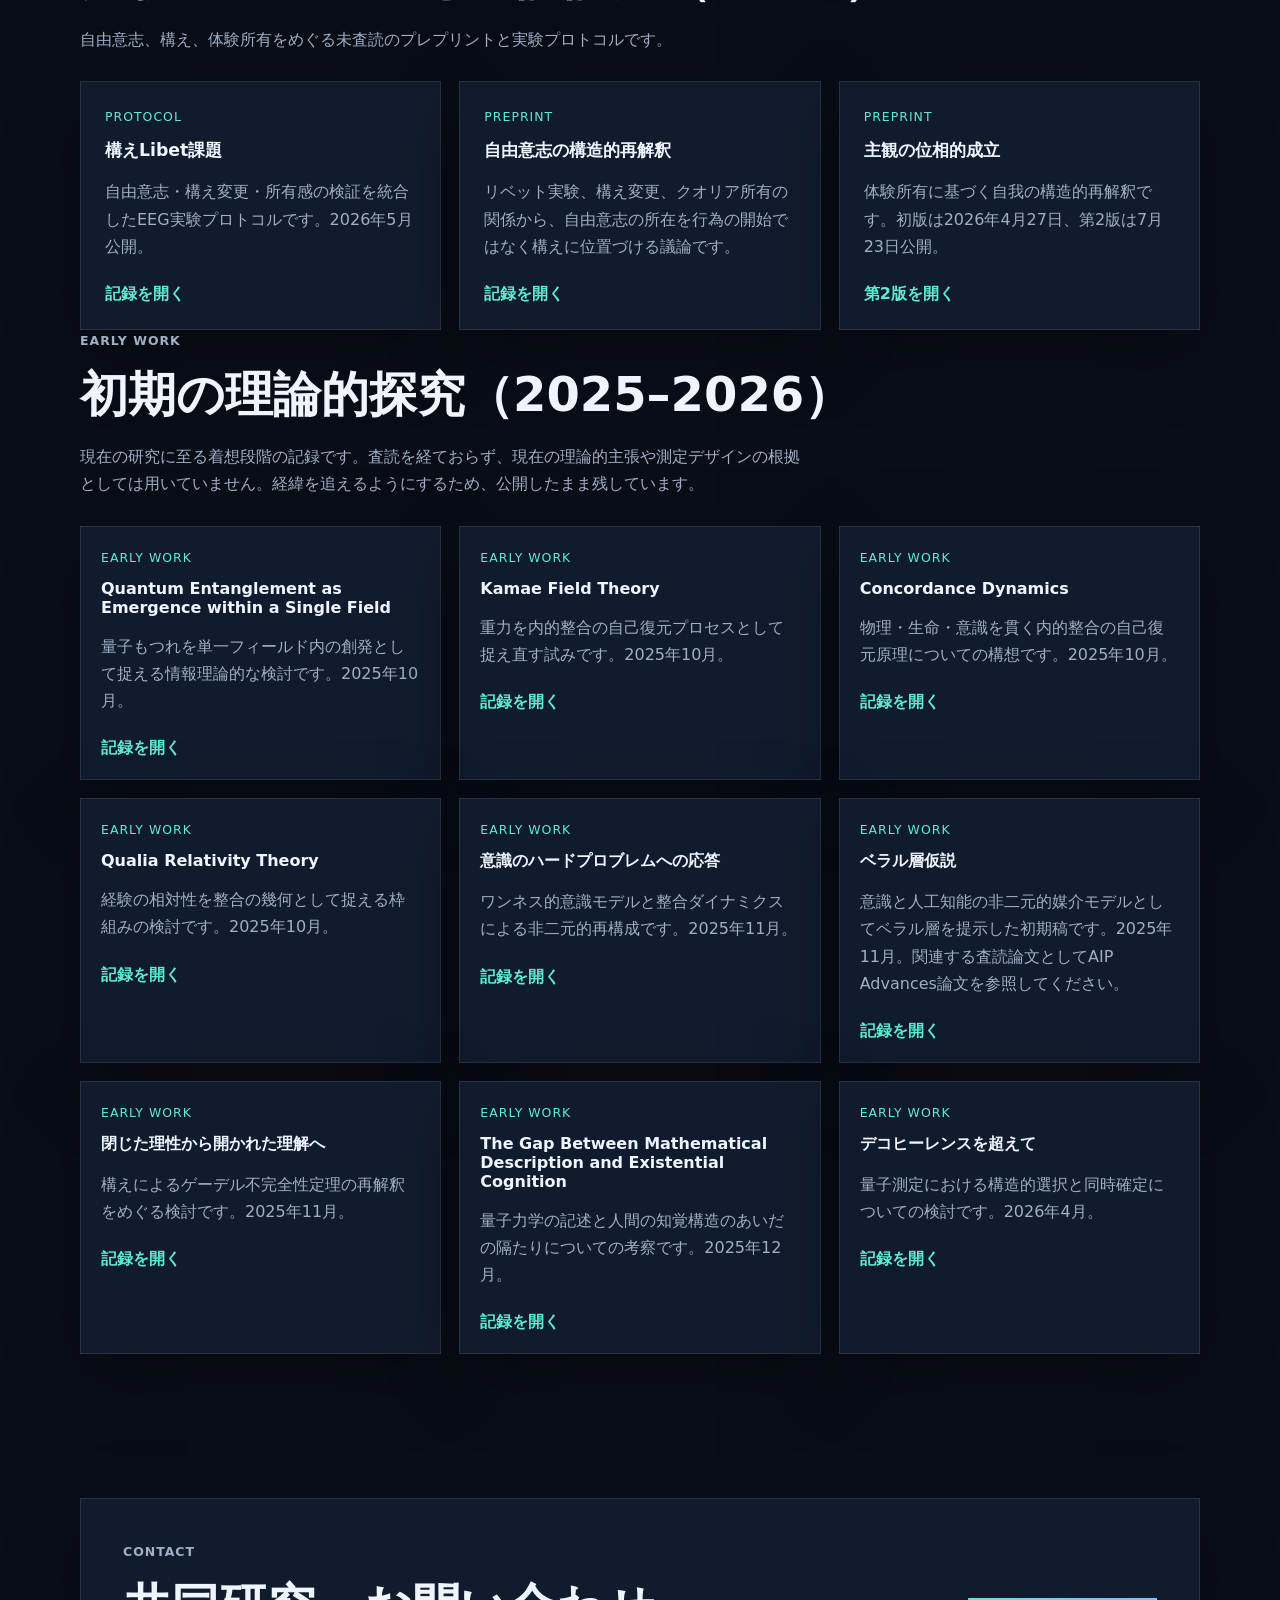
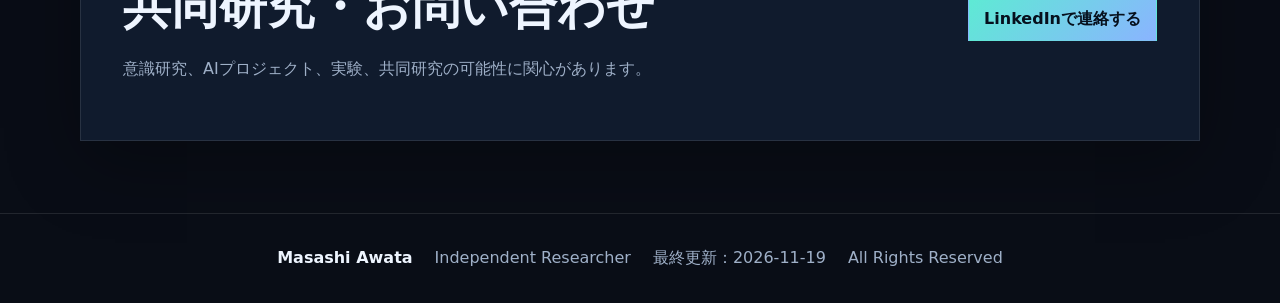
<file: ja.html>
<!DOCTYPE html>
<html lang="ja">
<head>
  <meta charset="UTF-8">
  <meta name="viewport" content="width=device-width, initial-scale=1.0">
  <title>粟田正志 | 独立研究者</title>
  <meta name="description" content="意識、クオリア、構え、自由意志、AIを研究する独立研究者・粟田正志のポートフォリオ。理論研究、実験プロトコルの設計、LLMのプロンプト評価に取り組んでいます。">
  <meta name="theme-color" content="#09111f">
  <meta property="og:title" content="粟田正志 | 独立研究者">
  <meta property="og:description" content="意識、クオリア、構え、自由意志、AIをめぐる理論研究、実験プロトコルの設計、LLMのプロンプト評価。">
  <meta property="og:type" content="website">
  <meta property="og:url" content="https://paz67416.github.io/research-portfolio/ja.html">
  <link rel="canonical" href="https://paz67416.github.io/research-portfolio/ja.html">
  <link rel="alternate" hreflang="en" href="index.html">
  <link rel="stylesheet" href="styles.css?v=20261119">
</head>
<body>
  <header class="site-header">
    <a class="brand" href="#top" aria-label="粟田正志 ホーム">
      <span class="brand-mark">MA</span>
      <span>Masashi Awata</span>
    </a>
    <nav class="site-nav" aria-label="主要ナビゲーション">
      <a href="#media">メディア</a>
      <a href="#applications">アプリ</a>
      <a href="#themes">研究テーマ</a>
      <a href="#experiments">設計・探索</a>
      <a href="#publications">発表・資料</a>
      <a href="#contact">連絡先</a>
    </nav>
    <div class="header-actions">
      <a class="language-switch" href="index.html">English</a>
      <button class="theme-toggle" type="button" aria-label="ライトテーマとダークテーマを切り替える">Light</button>
    </div>
  </header>

  <main id="top">
    <section class="hero section">
      <div class="hero-content">
        <p class="eyebrow">Independent Researcher</p>
        <h1>Masashi Awata</h1>
        <p class="hero-subtitle">Consciousness • AI • Free Will</p>
        <p class="hero-copy">
          意識、クオリア、「構え」、自由意志、AIを研究する独立研究者です。主観的経験をめぐる理論研究と実験プロトコルの設計に加え、LLMへの構えの指示が応答に与える影響を評価しています。
        </p>
        <div class="hero-actions">
          <a class="button primary" href="#publications">研究成果を見る</a>
          <a class="button" href="#applications">アプリ</a>
          <a class="button" href="#contact">連絡先</a>
        </div>
      </div>
      <div class="hero-panel" aria-label="研究概要">
        <div class="signal-card">
          <span class="signal-label">Research Focus</span>
          <strong>Subjective Experience</strong>
          <p>主観的経験の構造条件、構え、所有感、主体感を中心に探究します。</p>
        </div>
        <div class="orbital">
          <span>Qualia</span>
          <span>AI</span>
          <span>Kamae</span>
          <span>Free Will</span>
        </div>
      </div>
    </section>

    <section class="stats section compact" aria-label="研究統計">
      <div class="stat">
        <strong>6</strong>
        <span>研究テーマ</span>
      </div>
      <div class="stat">
        <strong>3</strong>
        <span>設計・探索テーマ</span>
      </div>
      <div class="stat">
        <strong>15</strong>
        <span>公開アプリ・体験版</span>
      </div>
    </section>

    <section id="media" class="section">
      <div class="section-heading">
        <p class="eyebrow">Media</p>
        <h2>メディア・発信</h2>
        <p>文章、映像、研究ノート、コード。日々の思考と制作を公開している場所です。</p>
      </div>
      <div class="grid three">
        <article class="card">
          <span class="card-tag">Essays</span>
          <h3>note — No Existe</h3>
          <p>意識、クオリア、自由意志、構えをめぐるエッセイ。研究の言葉になる前の思考を置いている場所です。</p>
          <a href="https://note.com/pazeamor" target="_blank" rel="noopener" aria-label="note（No Existe）を開く">外部リンク</a>
        </article>
        <article class="card">
          <span class="card-tag">Making</span>
          <h3>note — 余白の実験室</h3>
          <p>ブラウザアプリやゲームの制作記録。暮らしの判断を助ける道具から、知覚や体感を遊びながら確かめる試みまでを書いています。</p>
          <a href="https://note.com/chodo_lab" target="_blank" rel="noopener" aria-label="note（余白の実験室）を開く">外部リンク</a>
        </article>
        <article class="card">
          <span class="card-tag">Books</span>
          <h3>Kindle — No Existe</h3>
          <p>体験はどうやって「私のもの」になるのか。AI、意識、自由意志をめぐる問いを、一般向けにまとめました。</p>
          <p><a href="https://www.amazon.co.jp/dp/B0HCJVKHVB" target="_blank" rel="noopener">日本語版：AIには、なぜ「私」がないのか</a></p>
          <p><a href="https://www.amazon.com/dp/B0HGMQ6K5W" target="_blank" rel="noopener">English edition (Amazon.com)</a></p>
          <p><a href="https://www.amazon.co.jp/stores/author/B0G7CVFSM4" target="_blank" rel="noopener">ほかの著書（Amazon.co.jp）</a></p>
        </article>
        <article class="card">
          <span class="card-tag">Video</span>
          <h3>YouTube — No Existe</h3>
          <p>映像による発信のチャンネルです。</p>
          <a href="https://www.youtube.com/channel/UC4oXK2KltY8tARrI6Ibn42Q" target="_blank" rel="noopener" aria-label="YouTubeチャンネルを開く">外部リンク</a>
        </article>
        <article class="card">
          <span class="card-tag">Blog</span>
          <h3>研究ブログ Mineness Lab</h3>
          <p>フロー状態と所有感の研究過程を作業日誌として公開しています。判断の変更や、不採用にした文献も含めて記録しています。</p>
          <a href="https://mineness.me/" target="_blank" rel="noopener" aria-label="研究ブログ Mineness Labを開く">外部リンク</a>
        </article>
        <article class="card">
          <span class="card-tag">Code</span>
          <h3>GitHub</h3>
          <p>ブラウザアプリのプロトタイプと、研究用のスクリプトを公開しています。</p>
          <a href="https://github.com/paz67416" target="_blank" rel="noopener" aria-label="GitHubを開く">外部リンク</a>
        </article>
        <article class="card">
          <span class="card-tag">Profile</span>
          <h3>LinkedIn</h3>
          <p>経歴と活動報告。共同研究のご相談はこちらからお願いします。</p>
          <a href="https://www.linkedin.com/in/masashi-awata-258450406/" target="_blank" rel="noopener" aria-label="LinkedInを開く">外部リンク</a>
        </article>
        <article class="card">
          <span class="card-tag">Profile</span>
          <h3>ORCID</h3>
          <p>論文、プレプリント、プロトコルの一覧はこちらにまとまっています。</p>
          <a href="https://orcid.org/0009-0002-1422-1560" target="_blank" rel="noopener" aria-label="ORCIDプロフィールを開く">外部リンク</a>
        </article>
        <article class="card">
          <span class="card-tag">Profile</span>
          <h3>Google Scholar</h3>
          <p>論文・プレプリントの書誌情報と引用状況を確認できる研究者プロフィールです。</p>
          <a href="https://scholar.google.com/citations?user=it7GiDsAAAAJ" target="_blank" rel="noopener" aria-label="Google Scholarプロフィールを開く">外部リンク</a>
        </article>
      </div>
    </section>

    <section id="applications" class="section">
      <div class="section-heading">
        <p class="eyebrow">Applications</p>
        <h2>ブラウザアプリ・体験版</h2>
        <p>自己や知覚の成り立ちを体験する研究用プロトタイプ、暮らしの計算機、ブラウザーゲームを公開しています。作品紹介と使い方は <a href="https://note.com/chodo_lab" target="_blank" rel="noopener">note「余白の実験室」</a>へ。</p>
      </div>
      <div id="apps-grid" class="grid three" aria-live="polite"></div>
    </section>

    <section id="themes" class="section">
      <div class="section-heading">
        <p class="eyebrow">Research Themes</p>
        <h2>研究テーマ</h2>
        <p>意識研究、主観的経験、人工知能をつなぐ中心的なテーマです。</p>
      </div>
      <div class="grid three">
        <article class="card visual"><h3>Beral Layer</h3><p>経験が成立する前反省的な条件を記述するための仮説的レイヤーです。</p></article>
        <article class="card visual"><h3>Kamae</h3><p>主体的な準備状態や行為がどのように立ち上がるかを捉えるスタンス概念です。</p></article>
        <article class="card visual"><h3>Concordance Dynamics</h3><p>経験における整合、媒介、動的なまとまりを扱うモデルです。</p></article>
        <article class="card visual"><h3>Free Will</h3><p>行為主体性、選択、タイミング、自由意志の感じられ方を探究します。</p></article>
        <article class="card visual"><h3>Qualia</h3><p>外部記述だけでは捉えきれない主観的な質を扱います。</p></article>
        <article class="card visual"><h3>Consciousness & AI</h3><p>人工システムと人間の主観的経験を比較しながら考察します。</p></article>
      </div>
    </section>

    <section id="experiments" class="section">
      <div class="section-heading">
        <p class="eyebrow">Protocol Design</p>
        <h2>プロトコル設計・探索</h2>
        <p>行為、準備状態、主観的タイミングの検証に向けたプロトコルと測定方法を設計しています。</p>
      </div>
      <div class="grid three">
        <article class="card">
          <span class="card-tag">Protocol</span>
          <h3>Kamae-Libet Protocol</h3>
          <p>準備、意図、主体感のタイミングを検証するために設計した実験プロトコルです。</p>
        </article>
        <article class="card">
          <span class="card-tag">Measurement Design</span>
          <h3>EEG Measurement Design</h3>
          <p>脳活動、主観報告、行為タイミングを対応づけるための測定設計を検討しています。</p>
        </article>
        <article class="card">
          <span class="card-tag">Exploration</span>
          <h3>Muse2 Exploration</h3>
          <p>ウェアラブルEEGを用いた自己観察と主観的経験の研究に向けた探索的な計画です。</p>
        </article>
      </div>
    </section>

    <section class="timeline section compact">
      <div class="section-heading">
        <p class="eyebrow">Timeline</p>
        <h2>研究活動の流れ</h2>
      </div>
      <ol class="timeline-list">
        <li><span>Theory</span><p>意識、媒介、主体性をめぐる概念を構築します。</p></li>
        <li><span>Protocol Design</span><p>行為タイミングと主観的経験を観察する実験を設計します。</p></li>
        <li><span>Applications</span><p>体験として触れられるブラウザベースのプロトタイプを制作します。</p></li>
      </ol>
    </section>

    <section id="publications" class="section">
      <div class="section-heading">
        <p class="eyebrow">Publications</p>
        <h2>発表・資料</h2>
        <p>査読論文、公開済みのプレプリント、実験プロトコル、初期の理論記録です。成立段階の異なる資料を含むため、種別ごとに分けて掲載しています。一覧は <a href="https://orcid.org/0009-0002-1422-1560" target="_blank" rel="noopener">ORCID</a> にもまとまっています。</p>
      </div>

      <div class="section-heading">
        <p class="eyebrow">Peer-reviewed</p>
        <h2>査読論文と関連アーカイブ</h2>
        <p>査読を経てAIP Advancesに掲載された論文と、関連するZenodo公開稿です。</p>
      </div>
      <div class="grid three">
        <article class="card">
          <span class="card-tag">Journal</span>
          <h3>Beyond Foundational Consciousness Models</h3>
          <p>ベラル層による媒介構造と、クオリア生成の不可逆的三段階モデルを提示した論文です。AIP Advances 16(4), 045126（2026）。</p>
          <a href="https://doi.org/10.1063/5.0325944" target="_blank" rel="noopener" aria-label="AIP Advances論文を開く">外部リンク</a>
        </article>
        <article class="card">
          <span class="card-tag">Archive</span>
          <h3>英語版アーカイブ（Zenodo）</h3>
          <p>上記論文に対応する、学術誌掲載前の英語版公開稿です。2026年2月2日公開。</p>
          <a href="https://doi.org/10.5281/zenodo.18456131" target="_blank" rel="noopener" aria-label="英語版アーカイブを開く">記録を開く</a>
        </article>
        <article class="card">
          <span class="card-tag">Archive</span>
          <h3>基礎意識モデルを超えて（日本語版）</h3>
          <p>ベラル層による媒介構造とクオリア生成の不可逆的三段階モデルの日本語版公開稿です。2026年1月31日公開。</p>
          <a href="https://doi.org/10.5281/zenodo.18442058" target="_blank" rel="noopener" aria-label="日本語版アーカイブを開く">記録を開く</a>
        </article>
      </div>

      <div class="section-heading" id="latest-research">
        <p class="eyebrow">Latest Research</p>
        <h2>LLM研究と検証報告（2026年11月）</h2>
        <p>構えの指示による応答の変化と、その評価・再計算を扱う論文と検証記録です。</p>
      </div>
      <div class="grid two">
        <article class="card">
          <span class="card-tag">Preprint</span>
          <h3>LLMへの構えの指示は何を変えるのか — 偽薬対照によるプロンプト効果の検証と測定上の課題</h3>
          <p>LLMへの構えの指示を偽薬対照などと比較した第1報。回答特徴は変化したが、偽薬対照を上回る一貫した課題成績の改善は確認されなかった。回答の変化を内的状態や主観的経験の成立と区別し、評価方法と全工程の再現に関する限界を検討する。</p>
          <p>未査読プレプリント · v1 · 2026年11月18日公開</p>
          <a href="https://doi.org/10.5281/zenodo.24344070" target="_blank" rel="noopener">記録を開く</a>
        </article>
        <article class="card">
          <span class="card-tag">Report</span>
          <h3>LLM構え実験第1報の検証報告書 — 保存データの独立再計算と実行記録の照合</h3>
          <p>保存された9,240件の回答を別実装で再計算し、定義済みの合否と回収ログとの一致を確認した検証記録。解析上の不具合と未検証範囲を記録する。独立した人間による査読ではなく、公開資料だけで全工程を再現できることも意味しない。</p>
          <p>検証報告書 · v1 · 2026年11月15日公開</p>
          <a href="https://doi.org/10.5281/zenodo.24247357" target="_blank" rel="noopener">記録を開く</a>
        </article>
      </div>

      <div class="section-heading">
        <p class="eyebrow">Recent Papers</p>
        <h2>最近の理論論文・プレプリント（2026）</h2>
        <p>構え、AIが生成する作品の意味、情報の重みづけを扱う未査読の論考です。</p>
      </div>
      <div class="grid three">
        <article class="card">
          <span class="card-tag">Preprint</span>
          <h3>落下でも始まりでもなく：起源の物語が持ち込む方向と、構えとしての位置</h3>
          <p>起源の物語が前後や方向を前提に含むことを検討し、世界が方向をもつものとして現れる条件を「構え」から考察する理論的論考です。Jxiv、2026年11月6日公開、バージョン1。</p>
          <a href="https://doi.org/10.51094/jxiv.6642" target="_blank" rel="noopener" aria-label="落下でも始まりでもなくのJxiv記録を開く">記録を開く</a>
        </article>
        <article class="card">
          <span class="card-tag">Preprint</span>
          <h3 lang="en">Two Black Boxes: Where AI-Generated Works Come to Mean — A Relational Reframing through Dependent Origination, Kamae, and Concordance</h3>
          <p>AI内部の計算の不透明さと、生成物が受け手にとって意味をもつ過程の不透明さを区別し、構えと整合の変化から意味形成を捉える概念的提案です。Zenodo、2026年10月28日公開、v1。</p>
          <a href="https://doi.org/10.5281/zenodo.23729123" target="_blank" rel="noopener" aria-label="Two Black Boxesの記録を開く">記録を開く</a>
        </article>
        <article class="card">
          <span class="card-tag">Theory Paper</span>
          <h3>「定型」は本当に中立なのか?― 発達特性者・定型発達者・AI を「情報の重みづけ」から比較する試論 ―</h3>
          <p>発達特性者・定型発達者・AIを、過去・現在・未来の情報への重みづけと、その更新の仕方から比較するTemporal-Predictive Weighting（TPW）を提案します。Zenodo、第2版は2026年9月2日公開（初版8月31日）。</p>
          <a href="https://doi.org/10.5281/zenodo.22256326" target="_blank" rel="noopener" aria-label="定型と情報の重みづけを扱う論文の第2版を開く">第2版を開く</a>
        </article>
      </div>

      <div class="section-heading">
        <p class="eyebrow">Cohere Labs Catalyst Grant</p>
        <h2>フロー状態と所有感の研究（2026）</h2>
        <p>Cohere Labs Catalyst Grant の支援を受けて進めている研究の成果物です。いずれも未査読で、パイロット研究による検証を要する段階にあります。</p>
      </div>
      <div class="grid three">
        <article class="card">
          <span class="card-tag">Preprint</span>
          <h3>所有感と主体感の時間的解離</h3>
          <p>フロー体験における二重の事後性と、その測定デザイン。所有感と主体感の飽和曲線の時定数を分離推定する手続きを提案します。2026年8月公開、参考文献38件。</p>
          <a href="https://doi.org/10.5281/zenodo.21771960" target="_blank" rel="noopener" aria-label="理論論文の記録を開く">記録を開く</a>
        </article>
        <article class="card">
          <span class="card-tag">Protocol</span>
          <h3>所有感と主体感の時間的解離：低負荷オンセット測定による単一被験者フィージビリティ・プロトコル</h3>
          <p>可動ラバーハンド錯覚下で、身体所有感と主体感のオンセット報告を低負荷で取得する手続きを記述します。連続評定・時定数の推定を後続段階として保持する、未実施の設計文書です。</p>
          <p>文書v2の日付は2026年9月4日、OSF初回アップロードは9月20日です。2026年11月8日の確認時点で、このプロジェクトに完了済みのRegistrationはありません。</p>
          <div><a href="https://doi.org/10.17605/OSF.IO/YN45T" target="_blank" rel="noopener" aria-label="最新プロトコルv2のOSFプロジェクトを開く">最新版v2（OSF）</a></div>
          <div><a href="https://doi.org/10.5281/zenodo.21773007" target="_blank" rel="noopener" aria-label="旧パイロット・プロトコルv1のZenodo記録を開く">旧稿v1（Zenodo、2026年8月3日）</a></div>
        </article>
        <article class="card">
          <span class="card-tag">Code</span>
          <h3>Cohere Catalyst Research</h3>
          <p>Grant下で構築した文献レビュー用RAGパイプラインと研究記録のリポジトリです。</p>
          <a href="https://github.com/paz67416/cohere-catalyst-research" target="_blank" rel="noopener" aria-label="GitHubリポジトリを開く">外部リンク</a>
        </article>
      </div>

      <div class="section-heading">
        <p class="eyebrow">Preprints &amp; Protocols</p>
        <h2>実験プロトコルと理論論文（2026）</h2>
        <p>自由意志、構え、体験所有をめぐる未査読のプレプリントと実験プロトコルです。</p>
      </div>
      <div class="grid three">
        <article class="card">
          <span class="card-tag">Protocol</span>
          <h3>構えLibet課題</h3>
          <p>自由意志・構え変更・所有感の検証を統合したEEG実験プロトコルです。2026年5月公開。</p>
          <a href="https://doi.org/10.5281/zenodo.20116370" target="_blank" rel="noopener" aria-label="構えLibet課題の記録を開く">記録を開く</a>
        </article>
        <article class="card">
          <span class="card-tag">Preprint</span>
          <h3>自由意志の構造的再解釈</h3>
          <p>リベット実験、構え変更、クオリア所有の関係から、自由意志の所在を行為の開始ではなく構えに位置づける議論です。</p>
          <a href="https://doi.org/10.5281/zenodo.20117374" target="_blank" rel="noopener" aria-label="自由意志の構造的再解釈の記録を開く">記録を開く</a>
        </article>
        <article class="card">
          <span class="card-tag">Preprint</span>
          <h3>主観の位相的成立</h3>
          <p>体験所有に基づく自我の構造的再解釈です。初版は2026年4月27日、第2版は7月23日公開。</p>
          <a href="https://doi.org/10.5281/zenodo.21507471" target="_blank" rel="noopener" aria-label="主観の位相的成立の第2版を開く">第2版を開く</a>
        </article>
      </div>

      <div class="section-heading">
        <p class="eyebrow">Early Work</p>
        <h2>初期の理論的探究（2025–2026）</h2>
        <p>現在の研究に至る着想段階の記録です。査読を経ておらず、現在の理論的主張や測定デザインの根拠としては用いていません。経緯を追えるようにするため、公開したまま残しています。</p>
      </div>
      <div class="grid three publication-list">
        <article class="card compact-card"><span class="card-tag">Early Work</span><h3>Quantum Entanglement as Emergence within a Single Field</h3><p>量子もつれを単一フィールド内の創発として捉える情報理論的な検討です。2025年10月。</p><a href="https://zenodo.org/records/17296909" target="_blank" rel="noopener">記録を開く</a></article>
        <article class="card compact-card"><span class="card-tag">Early Work</span><h3>Kamae Field Theory</h3><p>重力を内的整合の自己復元プロセスとして捉え直す試みです。2025年10月。</p><a href="https://zenodo.org/records/17297077" target="_blank" rel="noopener">記録を開く</a></article>
        <article class="card compact-card"><span class="card-tag">Early Work</span><h3>Concordance Dynamics</h3><p>物理・生命・意識を貫く内的整合の自己復元原理についての構想です。2025年10月。</p><a href="https://zenodo.org/records/17298269" target="_blank" rel="noopener">記録を開く</a></article>
        <article class="card compact-card"><span class="card-tag">Early Work</span><h3>Qualia Relativity Theory</h3><p>経験の相対性を整合の幾何として捉える枠組みの検討です。2025年10月。</p><a href="https://zenodo.org/records/17335149" target="_blank" rel="noopener">記録を開く</a></article>
        <article class="card compact-card"><span class="card-tag">Early Work</span><h3>意識のハードプロブレムへの応答</h3><p>ワンネス的意識モデルと整合ダイナミクスによる非二元的再構成です。2025年11月。</p><a href="https://zenodo.org/records/17496031" target="_blank" rel="noopener">記録を開く</a></article>
        <article class="card compact-card"><span class="card-tag">Early Work</span><h3>ベラル層仮説</h3><p>意識と人工知能の非二元的媒介モデルとしてベラル層を提示した初期稿です。2025年11月。関連する査読論文としてAIP Advances論文を参照してください。</p><a href="https://zenodo.org/records/17502454" target="_blank" rel="noopener">記録を開く</a></article>
        <article class="card compact-card"><span class="card-tag">Early Work</span><h3>閉じた理性から開かれた理解へ</h3><p>構えによるゲーデル不完全性定理の再解釈をめぐる検討です。2025年11月。</p><a href="https://zenodo.org/records/17580351" target="_blank" rel="noopener">記録を開く</a></article>
        <article class="card compact-card"><span class="card-tag">Early Work</span><h3>The Gap Between Mathematical Description and Existential Cognition</h3><p>量子力学の記述と人間の知覚構造のあいだの隔たりについての考察です。2025年12月。</p><a href="https://zenodo.org/records/18054406" target="_blank" rel="noopener">記録を開く</a></article>
        <article class="card compact-card"><span class="card-tag">Early Work</span><h3>デコヒーレンスを超えて</h3><p>量子測定における構造的選択と同時確定についての検討です。2026年4月。</p><a href="https://zenodo.org/records/19880433" target="_blank" rel="noopener">記録を開く</a></article>
      </div>
    </section>

    <section id="contact" class="section">
      <div class="contact-card">
        <div>
          <p class="eyebrow">Contact</p>
          <h2>共同研究・お問い合わせ</h2>
          <p>意識研究、AIプロジェクト、実験、共同研究の可能性に関心があります。</p>
        </div>
        <a class="button primary" href="https://www.linkedin.com/in/masashi-awata-258450406/" target="_blank" rel="noopener">LinkedInで連絡する</a>
      </div>
    </section>
  </main>

  <footer class="site-footer">
    <strong>Masashi Awata</strong>
    <span>Independent Researcher</span>
    <span>最終更新：<time datetime="2026-11-19">2026-11-19</time></span>
    <span>All Rights Reserved</span>
  </footer>

  <script src="script.js"></script>
</body>
</html>
</file>
<file: styles.css>
:root {
  color-scheme: dark;
  --bg: #07101d;
  --panel: #101b2d;
  --panel-soft: #132237;
  --text: #eef5ff;
  --muted: #9fb0c8;
  --line: rgba(255, 255, 255, 0.1);
  --accent: #5eead4;
  --accent-2: #8ab4ff;
  --shadow: 0 22px 70px rgba(0, 0, 0, 0.28);
}

[data-theme="light"] {
  color-scheme: light;
  --bg: #f6f8fb;
  --panel: #ffffff;
  --panel-soft: #edf3fa;
  --text: #101827;
  --muted: #526173;
  --line: rgba(16, 24, 39, 0.12);
  --accent: #0f9f8e;
  --accent-2: #315fbe;
  --shadow: 0 18px 48px rgba(43, 61, 86, 0.14);
}

* {
  box-sizing: border-box;
}

html {
  scroll-behavior: smooth;
}

body {
  margin: 0;
  font-family: Inter, ui-sans-serif, system-ui, -apple-system, BlinkMacSystemFont, "Segoe UI", sans-serif;
  background:
    radial-gradient(circle at 80% 0%, rgba(94, 234, 212, 0.13), transparent 34%),
    linear-gradient(180deg, var(--bg), #090d16 72%);
  color: var(--text);
}

a {
  color: inherit;
}

.site-header {
  position: sticky;
  top: 0;
  z-index: 20;
  display: flex;
  align-items: center;
  justify-content: space-between;
  gap: 20px;
  padding: 18px clamp(18px, 5vw, 64px);
  border-bottom: 1px solid var(--line);
  background: color-mix(in srgb, var(--bg) 88%, transparent);
  backdrop-filter: blur(18px);
}

.brand {
  display: inline-flex;
  align-items: center;
  gap: 10px;
  font-weight: 700;
  text-decoration: none;
}

.brand-mark {
  display: grid;
  place-items: center;
  width: 34px;
  height: 34px;
  border: 1px solid var(--line);
  background: var(--panel-soft);
  color: var(--accent);
  font-size: 0.78rem;
}

.site-nav {
  display: flex;
  gap: 16px;
  color: var(--muted);
  font-size: 0.92rem;
}

.site-nav a {
  text-decoration: none;
}

.site-nav a:hover {
  color: var(--text);
}

.header-actions {
  display: inline-flex;
  align-items: center;
  gap: 10px;
}

.language-switch {
  min-height: 40px;
  display: inline-flex;
  align-items: center;
  border: 1px solid var(--line);
  background: var(--panel);
  color: var(--text);
  padding: 9px 13px;
  font-size: 0.9rem;
  text-decoration: none;
  transition: transform 180ms ease, border-color 180ms ease;
}

.language-switch:hover {
  transform: translateY(-2px);
  border-color: color-mix(in srgb, var(--accent) 55%, var(--line));
}

.theme-toggle,
.button {
  min-height: 40px;
  border: 1px solid var(--line);
  background: var(--panel);
  color: var(--text);
  padding: 10px 15px;
  font: inherit;
  text-decoration: none;
  cursor: pointer;
  transition: transform 180ms ease, border-color 180ms ease, background 180ms ease;
}

.button.primary {
  background: linear-gradient(135deg, var(--accent), var(--accent-2));
  color: #06101d;
  border-color: transparent;
  font-weight: 700;
}

.button:hover,
.theme-toggle:hover {
  transform: translateY(-2px);
  border-color: color-mix(in srgb, var(--accent) 55%, var(--line));
}

.section {
  width: min(1120px, calc(100% - 36px));
  margin: 0 auto;
  padding: 72px 0;
}

.section.compact {
  padding: 34px 0;
}

.hero {
  min-height: 78vh;
  display: grid;
  grid-template-columns: minmax(0, 1.15fr) minmax(300px, 0.85fr);
  align-items: center;
  gap: 42px;
}

.eyebrow {
  margin: 0 0 12px;
  color: var(--accent);
  text-transform: uppercase;
  letter-spacing: 0.08em;
  font-size: 0.78rem;
  font-weight: 700;
}

h1,
h2,
h3,
p {
  overflow-wrap: anywhere;
}

h1 {
  margin: 0;
  font-size: clamp(3rem, 8vw, 6.6rem);
  line-height: 0.94;
  letter-spacing: 0;
}

h2 {
  margin: 0;
  font-size: clamp(1.9rem, 4vw, 3rem);
  letter-spacing: 0;
}

h3 {
  margin: 0 0 12px;
  font-size: 1.08rem;
}

.hero-subtitle {
  margin: 18px 0;
  color: var(--accent-2);
  font-size: clamp(1.1rem, 2.4vw, 1.45rem);
}

.hero-copy,
.section-heading p,
.card p,
.contact-card p,
.timeline-list p {
  color: var(--muted);
  line-height: 1.7;
}

.hero-copy {
  max-width: 710px;
  font-size: 1.08rem;
}

.hero-actions {
  display: flex;
  flex-wrap: wrap;
  gap: 12px;
  margin-top: 28px;
}

.hero-panel {
  display: grid;
  gap: 18px;
}

.signal-card {
  padding: 26px;
  border: 1px solid var(--line);
  background: linear-gradient(180deg, var(--panel), color-mix(in srgb, var(--panel) 75%, transparent));
  box-shadow: var(--shadow);
}

.signal-label,
.card-tag {
  display: inline-block;
  color: var(--accent);
  font-size: 0.78rem;
  text-transform: uppercase;
  letter-spacing: 0.08em;
  margin-bottom: 14px;
}

.signal-card strong {
  display: block;
  font-size: 1.7rem;
  margin-bottom: 10px;
}

.orbital {
  display: grid;
  grid-template-columns: repeat(2, 1fr);
  gap: 12px;
}

.orbital span {
  padding: 18px;
  border: 1px solid var(--line);
  background: var(--panel-soft);
  color: var(--muted);
  text-align: center;
}

.stats {
  display: grid;
  grid-template-columns: repeat(3, 1fr);
  gap: 14px;
}

.stat {
  border: 1px solid var(--line);
  background: var(--panel);
  padding: 22px;
}

.stat strong {
  display: block;
  font-size: 2rem;
  color: var(--accent);
}

.stat span {
  color: var(--muted);
}

.section-heading {
  margin-bottom: 28px;
}

.section-heading p {
  max-width: 720px;
}

.grid {
  display: grid;
  gap: 18px;
}

.grid.two {
  grid-template-columns: repeat(2, minmax(0, 1fr));
}

.grid.three {
  grid-template-columns: repeat(3, 1fr);
}

.grid.four {
  grid-template-columns: repeat(4, 1fr);
}

.card,
.media-card,
.contact-card {
  border: 1px solid var(--line);
  background: var(--panel);
  box-shadow: var(--shadow);
}

.card {
  min-height: 210px;
  padding: 24px;
  transition: transform 180ms ease, border-color 180ms ease, background 180ms ease;
}

.publication-list {
  margin-top: 18px;
}

.compact-card {
  min-height: 0;
  padding: 20px;
}

.compact-card h3 {
  font-size: 1rem;
}

.card.visual {
  background:
    linear-gradient(135deg, color-mix(in srgb, var(--accent) 10%, transparent), transparent 54%),
    var(--panel);
}

.card:hover,
.media-card:hover {
  transform: translateY(-4px);
  border-color: color-mix(in srgb, var(--accent) 45%, var(--line));
}

.card a {
  display: inline-block;
  margin-top: 8px;
  color: var(--accent);
  text-decoration: none;
  font-weight: 700;
}

.timeline-list {
  display: grid;
  grid-template-columns: repeat(3, 1fr);
  gap: 18px;
  padding: 0;
  margin: 0;
  list-style: none;
}

.timeline-list li {
  border-top: 2px solid var(--accent);
  background: var(--panel);
  padding: 20px;
}

.timeline-list span {
  font-weight: 700;
}

.media-card {
  min-height: 92px;
  display: grid;
  place-items: center;
  text-decoration: none;
  color: var(--text);
  font-weight: 700;
}

.contact-card {
  display: flex;
  align-items: center;
  justify-content: space-between;
  gap: 24px;
  padding: clamp(24px, 5vw, 42px);
}

.site-footer {
  display: flex;
  flex-wrap: wrap;
  justify-content: center;
  gap: 10px 22px;
  padding: 34px 18px;
  border-top: 1px solid var(--line);
  color: var(--muted);
}

.site-footer strong {
  color: var(--text);
}

@media (max-width: 860px) {
  .site-header {
    align-items: flex-start;
  }

  .site-nav {
    display: none;
  }

  .hero,
  .grid.two,
  .grid.three,
  .grid.four,
  .stats,
  .timeline-list {
    grid-template-columns: 1fr;
  }

  .hero {
    min-height: auto;
    padding-top: 56px;
  }

  .contact-card {
    align-items: flex-start;
    flex-direction: column;
  }
}
</file>
